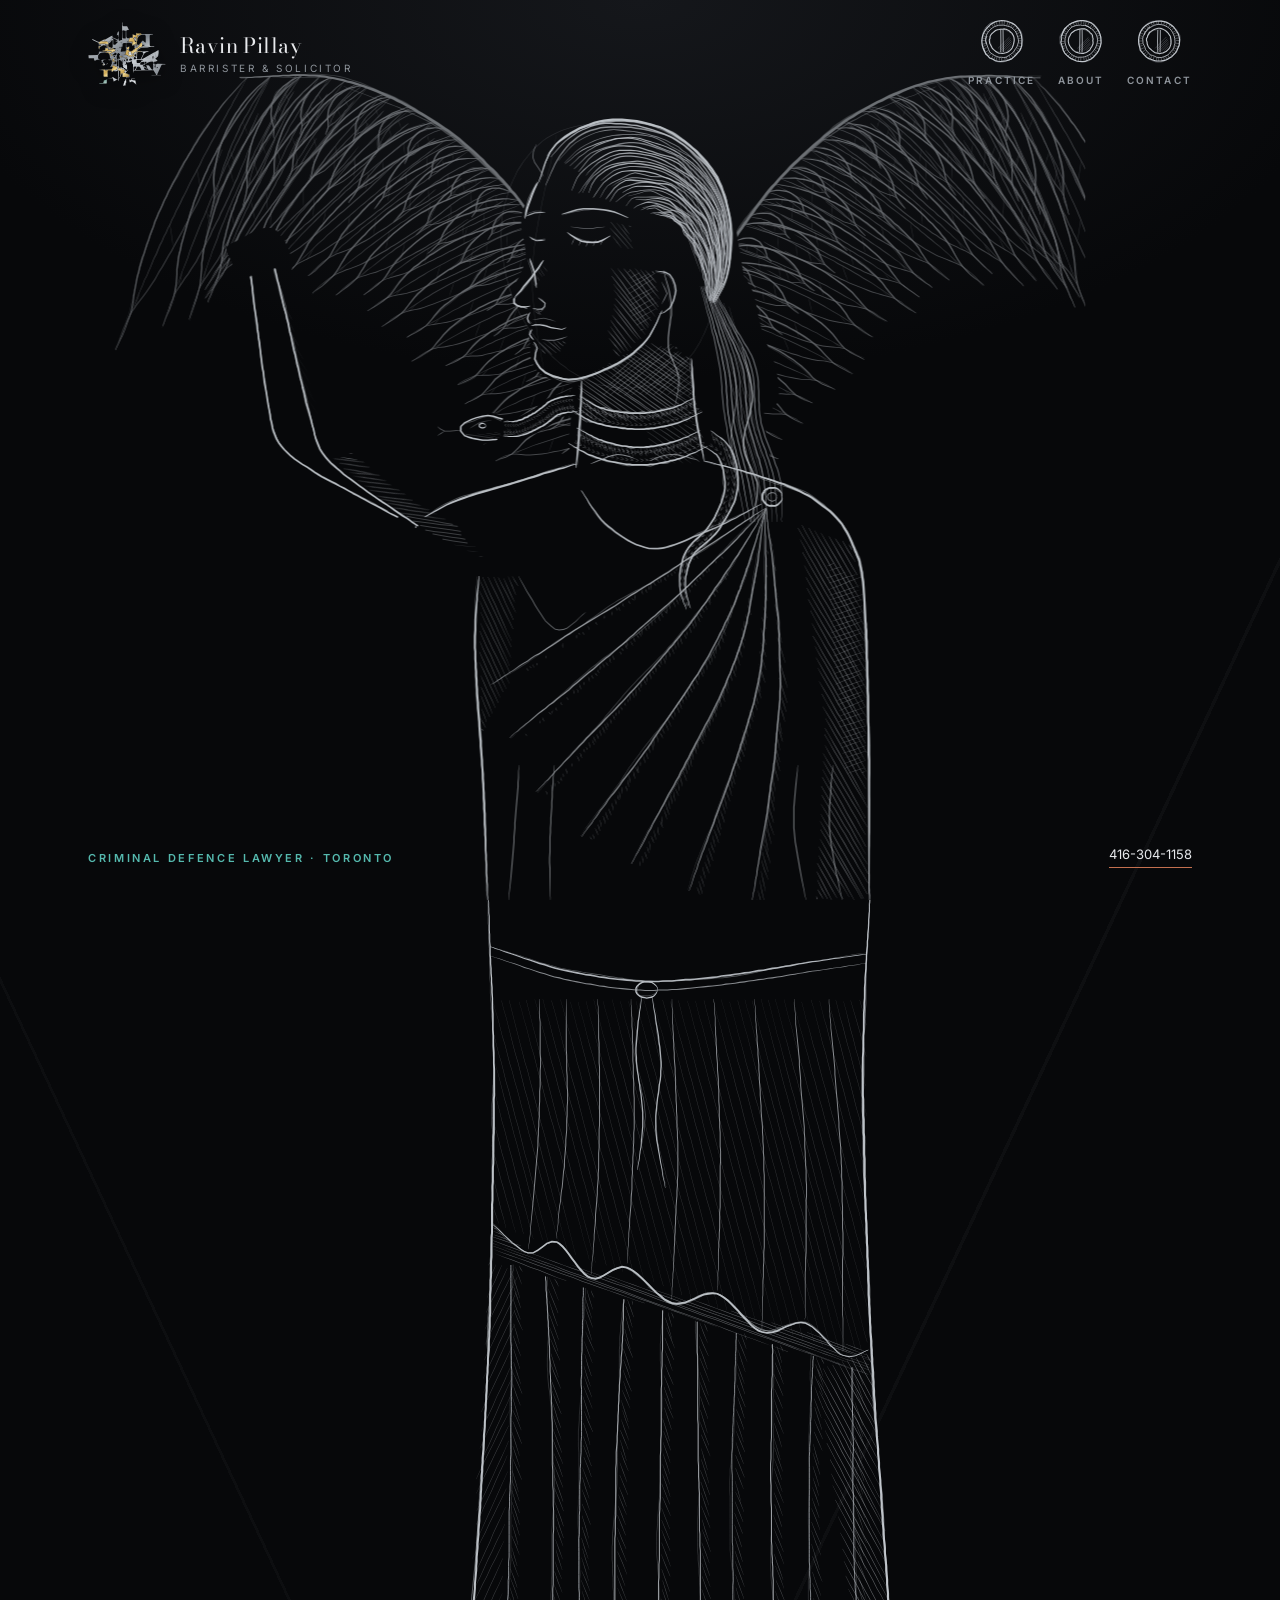
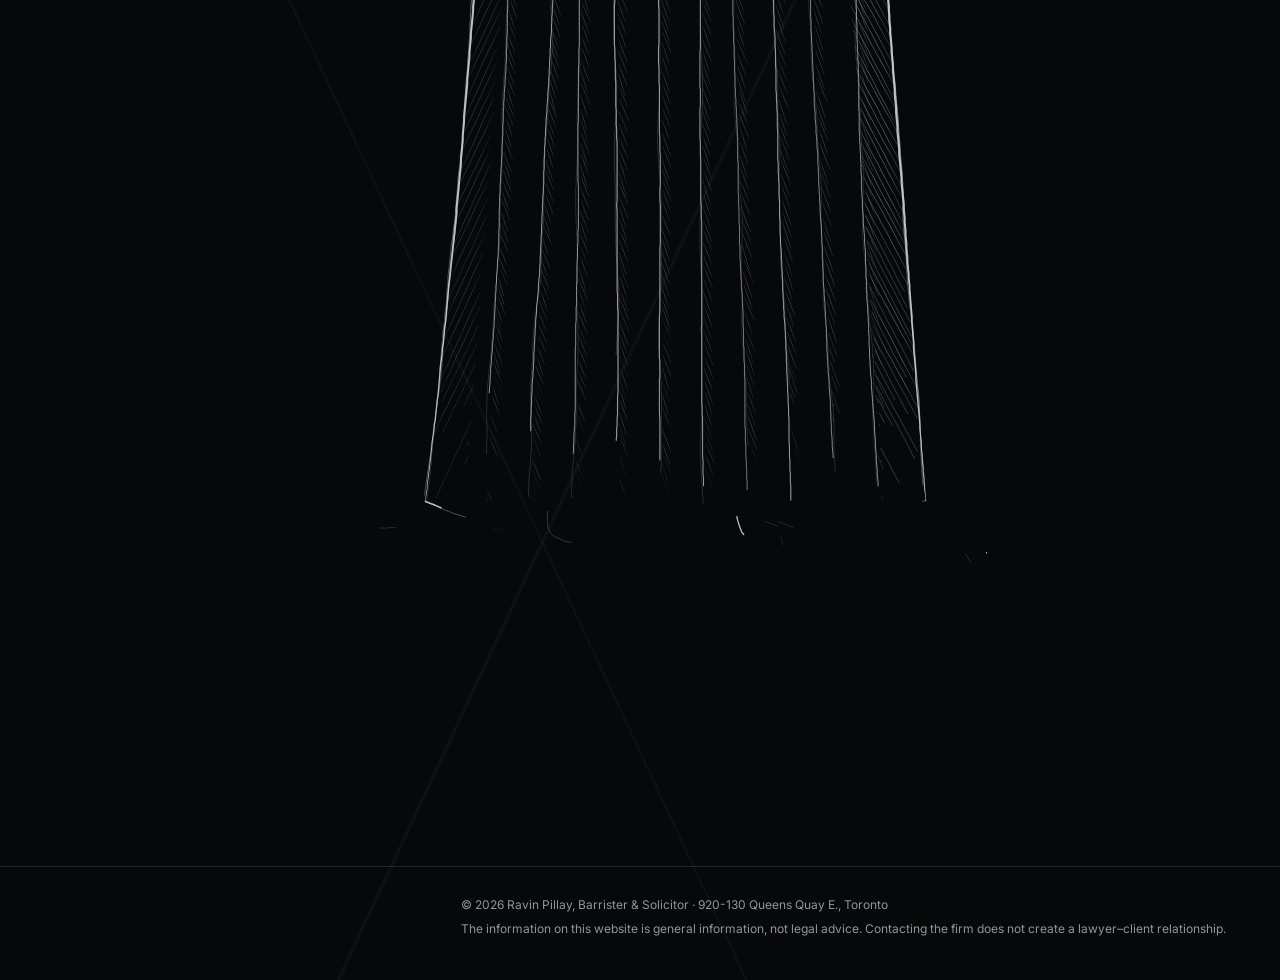
<file: index.html>
<!doctype html>
<html lang="en" class="is-home">
<head>
  <meta charset="utf-8">
  <meta name="viewport" content="width=device-width, initial-scale=1">
  <title>Ravin Pillay Law | Toronto Criminal Defence Lawyer</title>
  <meta name="description" content="Ravin Pillay, Barrister & Solicitor, is a Toronto criminal defence lawyer on Queens Quay East.">
  <meta name="theme-color" content="#07080a">
  <link rel="icon" href="assets/logo.svg" type="image/svg+xml">
  <link rel="preconnect" href="https://fonts.googleapis.com">
  <link rel="preconnect" href="https://fonts.gstatic.com" crossorigin>
  <link href="https://fonts.googleapis.com/css2?family=Bodoni+Moda:opsz,wght@6..96,400;6..96,500&family=Inter:wght@400;500;600&display=swap" rel="stylesheet">
  <link rel="stylesheet" href="assets/styles.css?v=2026-11-08a">
  <script>
    try {
      // Refreshing the browser always brings the visitor back to the home page
      // (a reload we trigger ourselves after the Back button is the exception).
      var nav = performance.getEntriesByType && performance.getEntriesByType('navigation')[0];
      var reloaded = nav ? nav.type === 'reload' : performance.navigation && performance.navigation.type === 1;
      var ours = sessionStorage.getItem('bfReload');
      sessionStorage.removeItem('bfReload');
      if (reloaded && !ours && !/(^|\/)(index\.html)?$/.test(location.pathname)) location.replace('index.html?v=2026-11-08a');
    } catch (e) {}
    // Info pages: keep the text hidden until assets/type.js types it in.
    if (!/is-home/.test(document.documentElement.className) && !matchMedia('(prefers-reduced-motion: reduce)').matches)
      document.documentElement.classList.add('typing');
    // Which kind of page we came from, so Lady Justice knows whether to be re-drawn.
    try {
      var from = sessionStorage.getItem('navFrom');
      if (from) document.documentElement.classList.add('from-' + from);
      sessionStorage.removeItem('navFrom');
    } catch (e) {}
  </script>
</head>
<body>

  <header class="site-header">
    <div class="wrap">
      <a class="brand" href="index.html?v=2026-11-08a" aria-label="Ravin Pillay Law, home">
        <img src="assets/logo.svg" alt="" width="190" height="157">
        <span class="brand-text"><b>Ravin Pillay</b><small>Barrister &amp; Solicitor</small></span>
      </a>
      <nav class="knobs" aria-label="Main">
        <a class="knob" href="practice.html?v=2026-11-08a"><span class="dial" aria-hidden="true"><svg class="knob-sketch" viewBox="-25 -25 50 50" fill="none" stroke="currentColor" stroke-linecap="round" stroke-linejoin="round"><path d="M-17.25,14.24 L-18.93,11.61 L-20.19,8.77 L-21.11,5.84 L-21.67,2.82 L-21.96,-0.23 L-21.62,-3.28 L-20.89,-6.25 L-19.74,-9.08 L-18.21,-11.70 L-16.37,-14.11 L-14.19,-16.20 L-11.99,-18.32 L-9.31,-19.83 L-6.54,-21.22 L-3.48,-21.72 L-0.41,-22.12 L2.69,-22.01 L5.74,-21.43 L8.64,-20.35 L11.53,-19.16 L14.20,-17.49 L16.31,-15.15 L18.33,-12.77 L19.83,-10.03 L20.87,-7.11 L21.35,-4.07 L21.72,-1.04 L21.54,1.99 L21.42,5.07 L20.48,8.00 L19.06,10.72 L16.92,12.94 L14.97,15.19 L12.82,17.30 L10.55,19.42 L7.64,20.45 L4.74,21.46 L1.70,21.89 L-1.40,22.29 L-4.53,22.01 L-7.59,21.25 L-10.28,19.60 L-13.31,18.51 L-15.35,16.04 L-17.85,14.06 L-18.77,10.92 L-20.22,8.24 L-21.20,5.34" stroke-width="1.3" stroke-opacity="0.95"/><path d="M-17.74,-14.62 L-15.33,-16.80 L-12.68,-18.61 L-9.87,-20.10 L-6.90,-21.19 L-3.84,-21.94 L-0.70,-22.14 L2.41,-21.83 L5.43,-21.12 L8.31,-20.04 L11.17,-18.86 L13.88,-17.29 L16.51,-15.47 L18.85,-13.21 L20.74,-10.52 L21.78,-7.41 L22.36,-4.21 L22.65,-1.01 L22.13,2.15 L21.82,5.31 L20.78,8.31 L19.21,11.05 L17.44,13.63 L15.05,15.65 L12.74,17.69 L10.15,19.39 L7.39,20.84 L4.44,21.98 L1.31,22.81 L-1.95,23.16 L-5.16,22.47 L-8.17,21.23 L-11.01,19.74 L-13.79,18.12 L-16.00,15.79 L-18.06,13.36 L-19.54,10.56 L-20.87,7.71 L-21.67,4.67 L-22.01,1.55 L-21.32,-1.52 L-21.25,-4.59 L-21.08,-7.80 L-19.91,-10.77 L-18.59,-13.77 L-16.23,-16.04 L-14.10,-18.54 L-11.36,-20.39 L-7.94,-20.67" stroke-width="0.6" stroke-opacity="0.45"/><path d="M18.56,-0.25 L21.26,-0.28 M18.75,2.20 L20.96,2.46 M18.02,5.47 L20.22,6.14 M16.77,7.80 L19.53,9.08 M15.87,9.93 L18.26,11.42 M13.97,12.59 L16.05,14.46 M12.28,13.80 L14.06,15.81 M10.32,15.70 L11.75,17.87 M7.88,16.56 L9.24,19.41 M4.87,17.80 L5.65,20.68 M3.04,18.31 L3.49,21.04 M-0.33,18.89 L-0.37,21.23 M-2.76,18.49 L-3.18,21.30 M-5.51,17.83 L-6.38,20.67 M-7.58,17.23 L-8.59,19.54 M-9.72,15.88 L-11.08,18.10 M-12.31,14.06 L-14.04,16.04 M-13.91,12.59 L-15.67,14.18 M-15.43,10.47 L-17.65,11.97 M-16.84,7.29 L-19.50,8.45 M-18.05,5.03 L-20.75,5.78 M-18.25,2.92 L-20.90,3.34 M-18.78,-0.43 L-21.60,-0.49 M-18.22,-2.75 L-21.04,-3.17 M-18.19,-4.96 L-20.37,-5.56 M-17.02,-7.33 L-19.42,-8.36 M-15.43,-10.06 L-17.97,-11.72 M-14.05,-11.85 L-16.25,-13.71 M-12.47,-13.98 L-14.22,-15.95 M-9.74,-15.98 L-11.01,-18.06 M-7.62,-16.65 L-8.98,-19.61 M-5.44,-17.97 L-6.21,-20.51 M-2.36,-18.52 L-2.74,-21.49 M0.12,-18.48 L0.14,-21.40 M2.31,-18.22 L2.72,-21.50 M5.42,-17.54 L6.37,-20.62 M7.36,-16.89 L8.49,-19.48 M10.00,-15.76 L11.33,-17.87 M11.73,-14.16 L13.73,-16.57 M14.09,-12.07 L16.22,-13.89 M15.46,-9.92 L17.89,-11.48 M16.77,-8.11 L19.07,-9.22 M17.87,-5.13 L20.49,-5.88 M18.65,-2.71 L21.10,-3.07" stroke-width=".55" stroke-opacity=".7"/><path d="M-17.14,3.19 L-17.60,0.75 L-17.75,-1.75 L-17.51,-4.27 L-16.76,-6.69 L-15.57,-8.93 L-14.00,-10.91 L-12.27,-12.71 L-10.34,-14.27 L-8.23,-15.58 L-5.91,-16.45 L-3.55,-17.13 L-1.09,-17.18 L1.34,-17.25 L3.73,-16.80 L6.07,-16.15 L8.48,-15.51 L10.75,-14.38 L12.54,-12.61 L14.36,-10.86 L15.53,-8.61 L16.48,-6.30 L17.25,-3.94 L17.83,-1.49 L17.92,1.03 L17.18,3.45 L16.44,5.80 L15.14,7.89 L13.76,9.85 L12.59,12.02 L10.62,13.47 L8.72,15.00 L6.62,16.30 L4.40,17.61 L1.88,18.00 L-0.66,17.72 L-3.18,17.69 L-5.56,16.85 L-7.86,15.87 L-9.95,14.52 L-12.15,13.26 L-13.68,11.24 L-14.62,8.90 L-15.47,6.65 L-16.30,4.42 L-16.91,2.11 L-17.88,-0.30 L-17.47,-2.78 L-16.51,-5.08" stroke-width="1" stroke-opacity="0.85"/><path d="M7.39,-11.37 L8.92,-10.23 L10.31,-8.92 L11.51,-7.42 L12.44,-5.74 L13.02,-3.91 L13.27,-2.02 L13.23,-0.14 L12.83,1.68 L12.51,3.47 L11.96,5.21 L11.29,6.94 L10.37,8.60 L9.10,10.00 L7.62,11.20 L6.00,12.20 L4.21,12.84 L2.36,13.25 L0.48,13.57 L-1.41,13.39 L-3.31,13.21 L-5.07,12.47 L-6.67,11.48 L-8.02,10.18 L-9.44,9.03 L-10.68,7.67 L-11.53,6.03 L-12.38,4.40 L-13.37,2.73 L-13.63,0.83 L-13.86,-1.11 L-12.97,-2.91 L-13.01,-4.91 L-12.14,-6.66 L-10.94,-8.18 L-9.41,-9.36 L-8.02,-10.60 L-6.52,-11.72 L-4.72,-12.28 L-2.85,-12.40 L-1.09,-12.75 L0.70,-12.82 L2.60,-13.16 L4.46,-12.77 L6.13,-11.87 L7.91,-11.15 L9.08,-9.60 L10.73,-8.55 L11.70,-6.89" stroke-width="1.15" stroke-opacity="0.95"/><path d="M-9.74,8.19 L-10.78,6.70 L-11.51,5.05 L-12.05,3.35 L-12.46,1.60 L-12.78,-0.19 L-12.97,-2.06 L-12.91,-4.00 L-12.25,-5.82 L-11.19,-7.43 L-9.97,-8.90 L-8.57,-10.20 L-7.03,-11.32 L-5.30,-12.09 L-3.56,-12.84 L-1.68,-13.13 L0.20,-12.82 L2.00,-12.50 L3.67,-11.80 L5.26,-11.05 L6.89,-10.36 L8.61,-9.63 L9.84,-8.26 L11.00,-6.83 L11.91,-5.21 L12.54,-3.46 L13.03,-1.66 L13.18,0.21 L13.33,2.14 L12.83,3.99 L11.95,5.70 L11.23,7.48 L9.70,8.69 L8.18,9.76 L6.56,10.59 L5.03,11.52 L3.35,12.14 L1.59,12.55 L-0.21,12.56 L-1.91,11.89 L-3.72,11.91 L-5.51,11.54 L-7.32,10.98 L-8.74,9.75 L-10.26,8.58 L-11.63,7.20 L-12.13,5.29 L-12.42,3.42 L-13.25,1.67" stroke-width="0.5" stroke-opacity="0.4"/><path d="M-1.34,-11.60 L-1.21,0.00 L-1.31,11.60" stroke-width="0.95" stroke-opacity="0.9"/><path d="M1.13,-11.60 L1.29,0.00 L1.35,11.60" stroke-width="0.95" stroke-opacity="0.9"/><path d="M-4.11,7.77 L7.77,-3.93 M-2.29,8.70 L8.70,-2.56 M-0.63,9.48 L9.48,-0.82 M0.91,10.06 L10.06,0.84 M3.00,10.35 L10.35,3.16 M6.03,9.98 L9.98,6.15" stroke-width=".45" stroke-opacity=".55"/></svg></span><span class="knob-label">Practice</span></a>
        <a class="knob" href="about.html?v=2026-11-08a"><span class="dial" aria-hidden="true"><svg class="knob-sketch" viewBox="-25 -25 50 50" fill="none" stroke="currentColor" stroke-linecap="round" stroke-linejoin="round"><path d="M-20.91,-5.60 L-19.92,-8.50 L-18.58,-11.27 L-16.88,-13.84 L-14.80,-16.14 L-12.36,-18.05 L-9.65,-19.55 L-6.80,-20.73 L-3.83,-21.61 L-0.74,-22.06 L2.40,-22.13 L5.53,-21.65 L8.54,-20.67 L11.45,-19.40 L13.90,-17.36 L16.08,-15.11 L17.98,-12.63 L19.59,-9.96 L20.70,-7.06 L21.53,-4.08 L21.66,-0.98 L21.84,2.11 L21.16,5.13 L20.11,8.03 L18.94,10.88 L17.17,13.41 L15.05,15.65 L12.97,18.02 L10.41,19.89 L7.43,20.96 L4.48,22.20 L1.28,22.32 L-1.87,22.09 L-5.00,21.73 L-7.86,20.38 L-10.73,19.19 L-13.20,17.32 L-15.59,15.35 L-17.79,13.14 L-19.20,10.35 L-19.98,7.35 L-20.97,4.49 L-21.94,1.52 L-21.28,-1.55 L-21.61,-4.71 L-20.53,-7.64 L-19.31,-10.49 L-17.85,-13.28 L-15.54,-15.41" stroke-width="1.3" stroke-opacity="0.95"/><path d="M-10.15,-19.63 L-7.37,-20.84 L-4.43,-21.63 L-1.43,-22.10 L1.62,-22.24 L4.71,-22.06 L7.83,-21.60 L10.78,-20.44 L13.51,-18.80 L15.83,-16.65 L17.76,-14.15 L19.11,-11.33 L20.25,-8.51 L21.30,-5.67 L21.78,-2.69 L22.15,0.33 L21.72,3.33 L21.08,6.29 L20.02,9.11 L18.59,11.78 L16.93,14.33 L15.19,16.94 L12.75,18.90 L10.13,20.66 L7.29,22.14 L4.14,22.63 L0.97,22.46 L-2.10,22.24 L-5.05,21.42 L-8.03,20.74 L-10.83,19.50 L-13.26,17.65 L-15.62,15.73 L-17.22,13.13 L-19.17,10.82 L-20.41,8.07 L-21.71,5.29 L-23.01,2.34 L-23.02,-0.83 L-23.22,-4.07 L-22.08,-7.10 L-20.27,-9.76 L-18.48,-12.27 L-16.55,-14.62 L-14.46,-16.84 L-12.08,-18.77 L-9.30,-20.04 L-6.33,-20.68 L-3.54,-22.02" stroke-width="0.6" stroke-opacity="0.45"/><path d="M18.52,-0.33 L21.65,-0.39 M18.23,2.47 L21.08,2.85 M17.79,5.04 L20.83,5.90 M17.07,7.51 L19.69,8.66 M15.36,9.99 L17.98,11.69 M14.50,11.92 L16.36,13.45 M12.07,14.49 L13.79,16.56 M9.84,15.97 L11.33,18.39 M7.52,16.96 L8.78,19.80 M5.33,18.11 L6.03,20.50 M2.99,18.29 L3.50,21.39 M-0.19,18.45 L-0.23,21.70 M-2.51,18.38 L-2.91,21.28 M-5.40,17.83 L-6.16,20.35 M-7.95,16.51 L-9.25,19.22 M-9.91,15.60 L-11.32,17.82 M-12.04,14.06 L-13.88,16.20 M-13.91,12.39 L-15.85,14.11 M-15.94,9.97 L-18.20,11.38 M-17.30,7.46 L-19.70,8.49 M-17.61,5.24 L-20.76,6.18 M-18.62,2.62 L-21.45,3.02 M-18.56,0.47 L-21.27,0.54 M-18.45,-3.10 L-20.95,-3.52 M-17.66,-5.59 L-20.53,-6.49 M-16.51,-7.98 L-19.01,-9.19 M-15.98,-9.95 L-18.42,-11.47 M-14.11,-11.87 L-16.35,-13.75 M-12.16,-13.90 L-14.15,-16.18 M-10.08,-15.37 L-11.81,-18.01 M-7.26,-17.04 L-8.38,-19.69 M-4.98,-18.23 L-5.62,-20.57 M-2.88,-18.27 L-3.31,-20.95 M0.24,-18.86 L0.27,-21.47 M2.89,-18.53 L3.29,-21.03 M4.86,-17.96 L5.56,-20.55 M7.48,-17.29 L8.54,-19.74 M10.48,-15.43 L11.94,-17.58 M12.27,-13.90 L14.15,-16.03 M13.59,-12.34 L15.93,-14.46 M15.75,-9.59 L18.38,-11.20 M17.11,-7.63 L19.37,-8.63 M17.83,-5.40 L20.39,-6.17 M18.11,-2.99 L21.37,-3.53" stroke-width=".55" stroke-opacity=".7"/><path d="M4.93,-16.70 L7.22,-15.93 L9.37,-14.80 L11.33,-13.37 L13.13,-11.72 L14.69,-9.84 L16.07,-7.79 L17.15,-5.54 L17.77,-3.12 L17.98,-0.63 L17.63,1.84 L16.99,4.20 L16.17,6.48 L15.04,8.61 L13.57,10.50 L12.20,12.50 L10.32,14.03 L8.30,15.35 L6.10,16.37 L3.81,17.20 L1.40,17.58 L-1.05,17.58 L-3.56,17.73 L-5.93,16.91 L-8.18,15.86 L-10.29,14.57 L-12.09,12.89 L-13.77,11.10 L-15.05,9.02 L-15.86,6.73 L-16.68,4.48 L-17.33,2.15 L-17.42,-0.27 L-17.27,-2.68 L-16.63,-5.01 L-16.12,-7.43 L-14.69,-9.43 L-13.51,-11.59 L-11.69,-13.25 L-10.07,-15.24 L-7.65,-16.03 L-5.35,-16.92 L-2.88,-17.02 L-0.50,-17.39 L1.85,-16.77 L4.35,-17.14 L6.57,-16.11 L8.70,-14.97 L10.64,-13.57" stroke-width="1" stroke-opacity="0.85"/><path d="M-1.80,13.14 L-3.58,12.74 L-5.31,12.16 L-6.90,11.28 L-8.36,10.19 L-9.63,8.90 L-10.73,7.48 L-11.79,6.00 L-12.78,4.42 L-13.38,2.65 L-13.82,0.80 L-13.76,-1.10 L-13.37,-2.95 L-12.77,-4.74 L-11.79,-6.33 L-10.98,-8.01 L-9.63,-9.30 L-8.12,-10.36 L-6.65,-11.41 L-4.93,-12.00 L-3.21,-12.46 L-1.48,-12.89 L0.31,-13.15 L2.14,-13.20 L4.06,-13.19 L5.85,-12.54 L7.35,-11.37 L8.91,-10.33 L10.02,-8.82 L11.60,-7.66 L12.52,-5.99 L12.70,-4.05 L13.20,-2.28 L12.79,-0.43 L13.12,1.37 L13.02,3.21 L12.26,4.89 L11.49,6.54 L10.37,7.96 L9.65,9.79 L8.08,10.85 L6.55,11.90 L4.92,12.86 L3.11,13.42 L1.21,13.45 L-0.64,13.34 L-2.47,13.19 L-4.07,12.15 L-5.89,11.87" stroke-width="1.15" stroke-opacity="0.95"/><path d="M-3.99,-12.83 L-2.23,-13.33 L-0.40,-13.45 L1.41,-13.16 L3.09,-12.48 L4.68,-11.76 L6.17,-10.91 L7.64,-10.03 L8.95,-8.92 L10.11,-7.65 L10.99,-6.17 L11.72,-4.63 L12.19,-2.98 L12.79,-1.33 L13.11,0.42 L13.18,2.24 L12.89,4.05 L12.22,5.76 L11.34,7.37 L10.09,8.71 L8.81,10.00 L7.47,11.24 L5.87,12.14 L4.11,12.65 L2.33,12.97 L0.54,12.85 L-1.15,12.21 L-2.80,11.96 L-4.54,11.85 L-6.07,11.06 L-7.54,10.17 L-8.92,9.13 L-9.85,7.66 L-10.83,6.27 L-12.30,5.04 L-13.04,3.36 L-13.22,1.55 L-13.35,-0.26 L-13.50,-2.12 L-13.11,-3.94 L-11.71,-5.34 L-11.16,-7.06 L-10.27,-8.65 L-8.71,-9.64 L-7.33,-10.74 L-5.72,-11.46 L-4.05,-11.96 L-2.42,-12.53 L-0.66,-12.03" stroke-width="0.5" stroke-opacity="0.4"/><path d="M-1.18,-11.60 L-1.30,0.00 L-1.49,11.60" stroke-width="0.95" stroke-opacity="0.9"/><path d="M1.24,-11.60 L1.37,0.00 L1.14,11.60" stroke-width="0.95" stroke-opacity="0.9"/><path d="M-3.68,7.77 L7.77,-3.60 M-2.53,8.70 L8.70,-2.24 M-0.72,9.48 L9.48,-1.04 M0.96,10.06 L10.06,1.40 M3.47,10.35 L10.35,3.18 M5.93,9.98 L9.98,6.39" stroke-width=".45" stroke-opacity=".55"/></svg></span><span class="knob-label">About</span></a>
        <a class="knob" href="contact.html?v=2026-11-08a"><span class="dial" aria-hidden="true"><svg class="knob-sketch" viewBox="-25 -25 50 50" fill="none" stroke="currentColor" stroke-linecap="round" stroke-linejoin="round"><path d="M-21.43,5.16 L-21.95,2.17 L-22.08,-0.86 L-21.87,-3.90 L-21.21,-6.89 L-20.10,-9.75 L-18.60,-12.44 L-16.70,-14.85 L-14.41,-16.89 L-11.85,-18.53 L-9.13,-19.85 L-6.29,-20.79 L-3.37,-21.42 L-0.40,-21.71 L2.58,-21.59 L5.51,-21.01 L8.42,-20.24 L11.07,-18.83 L13.49,-17.05 L15.88,-15.22 L17.66,-12.78 L19.40,-10.32 L20.98,-7.69 L21.87,-4.75 L22.34,-1.71 L22.21,1.36 L21.98,4.43 L20.69,7.24 L19.52,10.02 L18.11,12.70 L15.95,14.84 L13.92,17.07 L11.24,18.48 L8.70,20.08 L5.88,21.15 L2.92,21.67 L-0.08,21.73 L-3.09,21.73 L-5.98,20.87 L-8.79,19.88 L-11.69,18.90 L-14.10,17.03 L-16.24,14.88 L-18.20,12.57 L-20.33,10.24 L-20.91,7.14 L-21.74,4.21 L-22.13,1.19 L-22.19,-1.86" stroke-width="1.3" stroke-opacity="0.95"/><path d="M13.11,17.60 L10.63,19.29 L8.00,20.83 L5.18,22.14 L2.14,22.94 L-1.01,23.09 L-4.14,22.64 L-7.07,21.49 L-9.89,20.24 L-12.50,18.61 L-15.01,16.83 L-17.00,14.49 L-18.53,11.85 L-19.65,9.06 L-20.75,6.31 L-21.61,3.45 L-22.07,0.47 L-22.31,-2.59 L-21.87,-5.64 L-21.11,-8.66 L-19.67,-11.42 L-18.04,-14.08 L-15.86,-16.32 L-13.50,-18.36 L-10.92,-20.12 L-8.00,-21.23 L-4.92,-21.66 L-1.90,-21.85 L1.10,-21.98 L4.04,-21.35 L7.10,-21.16 L9.75,-19.64 L12.54,-18.42 L15.09,-16.71 L17.09,-14.38 L19.42,-12.24 L20.69,-9.38 L22.58,-6.71 L23.15,-3.55 L23.12,-0.35 L22.29,2.73 L21.91,5.79 L20.35,8.49 L19.47,11.47 L17.53,13.87 L15.08,15.71 L12.59,17.35 L10.37,19.40 L7.52,20.34" stroke-width="0.6" stroke-opacity="0.45"/><path d="M18.86,-0.46 L21.62,-0.53 M18.68,2.39 L21.34,2.73 M17.87,5.26 L20.66,6.08 M16.97,7.70 L19.69,8.93 M15.58,9.72 L17.98,11.22 M14.23,11.77 L16.53,13.67 M12.49,14.04 L14.28,16.05 M9.65,15.65 L11.36,18.42 M7.28,16.90 L8.46,19.63 M5.09,17.59 L5.92,20.46 M2.35,18.34 L2.75,21.42 M-0.34,18.71 L-0.39,21.53 M-2.44,18.51 L-2.82,21.39 M-5.47,17.57 L-6.35,20.42 M-8.16,16.96 L-9.29,19.31 M-9.78,15.99 L-11.17,18.27 M-12.36,13.74 L-14.51,16.13 M-13.94,12.20 L-16.23,14.20 M-15.69,10.37 L-17.91,11.84 M-16.83,7.53 L-19.81,8.86 M-18.20,4.94 L-20.73,5.63 M-18.37,2.84 L-21.39,3.31 M-18.68,-0.01 L-21.31,-0.01 M-18.35,-2.90 L-20.87,-3.29 M-18.14,-5.11 L-20.78,-5.85 M-16.88,-7.46 L-19.60,-8.66 M-15.74,-10.20 L-17.96,-11.65 M-13.87,-12.58 L-16.05,-14.56 M-11.92,-14.36 L-13.72,-16.54 M-10.25,-15.59 L-11.72,-17.83 M-7.30,-17.01 L-8.34,-19.44 M-5.35,-17.84 L-6.17,-20.58 M-2.22,-18.58 L-2.57,-21.47 M-0.47,-18.41 L-0.54,-21.27 M2.57,-18.49 L2.97,-21.36 M5.27,-18.03 L6.08,-20.80 M7.55,-16.72 L8.82,-19.52 M10.51,-15.47 L12.01,-17.68 M12.14,-14.10 L14.08,-16.35 M14.05,-12.31 L16.32,-14.30 M15.62,-9.65 L18.35,-11.34 M16.63,-7.94 L19.41,-9.27 M17.97,-5.52 L20.21,-6.21 M18.19,-2.81 L21.02,-3.25" stroke-width=".55" stroke-opacity=".7"/><path d="M-15.90,-7.07 L-14.77,-9.29 L-13.29,-11.29 L-11.52,-13.04 L-9.55,-14.56 L-7.45,-15.92 L-5.16,-17.00 L-2.72,-17.77 L-0.16,-18.03 L2.40,-17.78 L4.89,-17.22 L7.25,-16.24 L9.48,-15.03 L11.56,-13.57 L13.26,-11.68 L14.60,-9.55 L15.71,-7.32 L16.63,-5.02 L17.09,-2.59 L17.34,-0.13 L17.41,2.37 L16.68,4.76 L16.14,7.23 L14.94,9.45 L13.20,11.28 L11.60,13.20 L9.77,14.99 L7.50,16.14 L5.16,17.15 L2.69,17.92 L0.11,17.89 L-2.44,17.74 L-4.76,16.58 L-7.05,15.68 L-9.57,15.08 L-11.25,13.13 L-12.91,11.31 L-14.61,9.50 L-15.24,7.05 L-16.17,4.84 L-17.42,2.59 L-17.51,0.08 L-17.75,-2.47 L-17.23,-4.97 L-15.95,-7.20 L-15.24,-9.70 L-13.38,-11.49 L-12.06,-13.81 L-9.81,-15.13" stroke-width="1" stroke-opacity="0.85"/><path d="M-11.57,-6.83 L-10.62,-8.44 L-9.36,-9.82 L-7.91,-11.01 L-6.32,-12.00 L-4.61,-12.75 L-2.84,-13.42 L-0.97,-13.77 L0.93,-13.77 L2.81,-13.43 L4.53,-12.66 L6.20,-11.84 L7.61,-10.65 L9.00,-9.50 L10.29,-8.22 L11.21,-6.66 L12.28,-5.16 L12.70,-3.38 L13.01,-1.59 L13.11,0.22 L13.10,2.04 L12.85,3.87 L12.22,5.62 L11.54,7.38 L10.44,8.92 L9.02,10.17 L7.67,11.52 L5.88,12.20 L4.21,13.09 L2.31,13.22 L0.48,13.78 L-1.37,13.16 L-3.20,12.98 L-4.98,12.48 L-6.38,11.20 L-7.79,10.13 L-9.09,8.94 L-10.50,7.80 L-11.53,6.31 L-12.27,4.65 L-12.82,2.92 L-12.94,1.12 L-13.69,-0.71 L-13.60,-2.62 L-12.55,-4.27 L-12.24,-6.16 L-11.17,-7.72 L-10.47,-9.62 L-8.52,-10.33" stroke-width="1.15" stroke-opacity="0.95"/><path d="M12.01,-3.59 L12.36,-1.85 L12.63,-0.08 L12.73,1.73 L12.70,3.61 L12.34,5.50 L11.51,7.23 L10.39,8.80 L8.93,10.05 L7.26,10.97 L5.62,11.86 L3.86,12.43 L2.04,12.75 L0.22,12.80 L-1.58,12.57 L-3.38,12.38 L-5.02,11.61 L-6.59,10.74 L-7.95,9.59 L-9.52,8.64 L-10.74,7.27 L-12.07,5.88 L-13.01,4.19 L-13.41,2.30 L-13.48,0.37 L-13.08,-1.50 L-12.84,-3.36 L-12.18,-5.12 L-11.16,-6.68 L-10.16,-8.24 L-8.84,-9.54 L-7.18,-10.37 L-5.77,-11.53 L-3.89,-11.65 L-2.25,-12.33 L-0.47,-12.32 L1.32,-12.72 L3.28,-13.08 L5.08,-12.45 L6.95,-11.90 L8.68,-10.94 L9.65,-9.13 L10.50,-7.44 L11.97,-6.15 L12.63,-4.36 L12.42,-2.40 L13.15,-0.64 L12.51,1.17 L12.72,3.04" stroke-width="0.5" stroke-opacity="0.4"/><path d="M-1.31,-11.60 L-1.57,0.00 L-1.36,11.60" stroke-width="0.95" stroke-opacity="0.9"/><path d="M1.46,-11.60 L1.39,0.00 L1.14,11.60" stroke-width="0.95" stroke-opacity="0.9"/><path d="M-3.93,7.77 L7.77,-4.10 M-1.98,8.70 L8.70,-2.14 M-0.76,9.48 L9.48,-1.01 M1.03,10.06 L10.06,1.25 M3.44,10.35 L10.35,3.13 M6.07,9.98 L9.98,6.24" stroke-width=".45" stroke-opacity=".55"/></svg></span><span class="knob-label">Contact</span></a>
      </nav>
    </div>
  </header>

  <main>
    <section class="home-hero">
      <!-- Drawn by assets/lady-justice.js from data generated by tools/lady_justice_sketch.py -->
      <div class="art" data-lady-justice>
        <noscript><img src="assets/lady-justice.svg" alt="Sketch of winged, blindfolded Lady Justice holding the scales"></noscript>
      </div>
      <div class="home-foot">
        <div class="wrap">
          <p class="label">Criminal Defence Lawyer &middot; Toronto</p>
          <a href="tel:+14163041158">416-304-1158</a>
        </div>
      </div>
    </section>
    <!-- The rest of the statue is drawn here as the visitor scrolls; the inscription sits on the pedestal. -->
    <section class="statue-lower" data-lady-justice-lower>
      <blockquote class="inscription" data-inscription>
        <button type="button" class="inscription-toggle" aria-pressed="false" title="Tap for the English translation">
          <span class="words latin" lang="la"><span class="steel-ink">&ldquo;Actus non facit reum nisi mens sit rea.&rdquo;</span><span class="gold-ink" aria-hidden="true">&ldquo;Actus non facit reum nisi mens sit rea.&rdquo;</span></span>
          <span class="words english" lang="en" aria-hidden="true"><span class="steel-ink">&ldquo;The act does not make a person guilty unless the mind is also guilty.&rdquo;</span><span class="gold-ink" aria-hidden="true">&ldquo;The act does not make a person guilty unless the mind is also guilty.&rdquo;</span></span>
        </button>
      </blockquote>
    </section>
  </main>

  <footer class="site-foot">
    <div class="wrap">
      <p>&copy; 2026 Ravin Pillay, Barrister &amp; Solicitor &middot; 920-130 Queens Quay E., Toronto</p>
      <p>The information on this website is general information, not legal advice. Contacting the firm does not create a lawyer–client relationship.</p>
    </div>
  </footer>

  <script src="assets/site.js?v=2026-11-08a"></script>
  <script src="assets/lady-justice-data.js?v=2026-11-08a"></script>
  <script src="assets/lady-justice.js?v=2026-11-08a"></script>
</body>
</html>
</file>
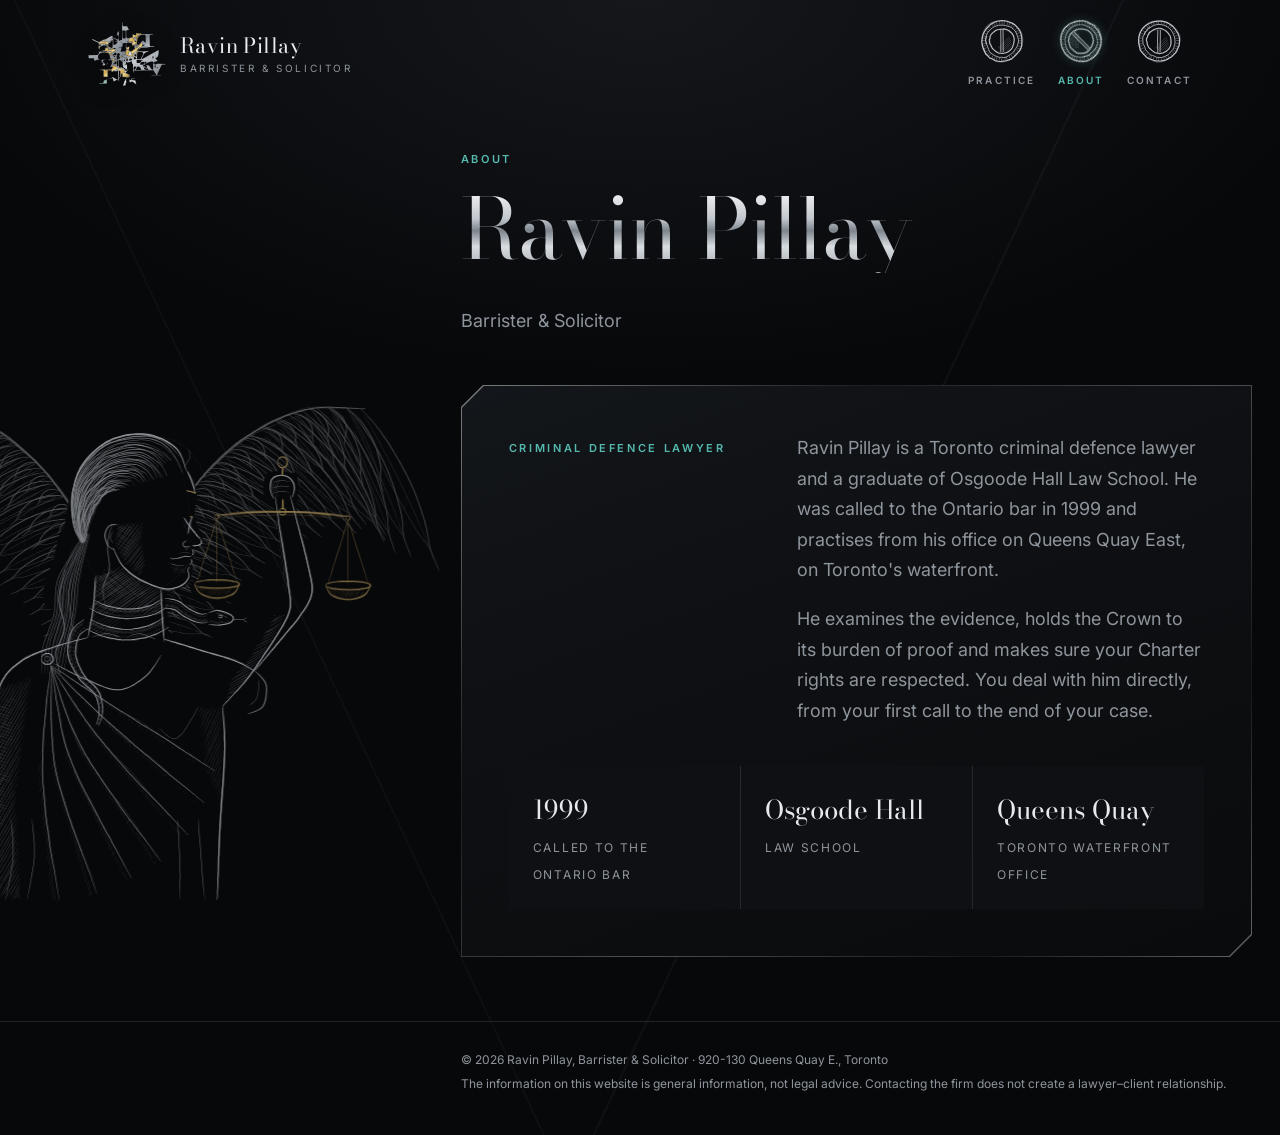
<file: about.html>
<!doctype html>
<html lang="en">
<head>
  <meta charset="utf-8">
  <meta name="viewport" content="width=device-width, initial-scale=1">
  <title>About | Ravin Pillay Law</title>
  <meta name="description" content="Ravin Pillay is a Toronto criminal defence lawyer, called to the Ontario bar in 1999.">
  <meta name="theme-color" content="#07080a">
  <link rel="icon" href="assets/logo.svg" type="image/svg+xml">
  <link rel="preconnect" href="https://fonts.googleapis.com">
  <link rel="preconnect" href="https://fonts.gstatic.com" crossorigin>
  <link href="https://fonts.googleapis.com/css2?family=Bodoni+Moda:opsz,wght@6..96,400;6..96,500&family=Inter:wght@400;500;600&display=swap" rel="stylesheet">
  <link rel="stylesheet" href="assets/styles.css?v=2026-11-08a">
  <script>
    try {
      // Refreshing the browser always brings the visitor back to the home page
      // (a reload we trigger ourselves after the Back button is the exception).
      var nav = performance.getEntriesByType && performance.getEntriesByType('navigation')[0];
      var reloaded = nav ? nav.type === 'reload' : performance.navigation && performance.navigation.type === 1;
      var ours = sessionStorage.getItem('bfReload');
      sessionStorage.removeItem('bfReload');
      if (reloaded && !ours && !/(^|\/)(index\.html)?$/.test(location.pathname)) location.replace('index.html?v=2026-11-08a');
    } catch (e) {}
    // Info pages: keep the text hidden until assets/type.js types it in.
    if (!/is-home/.test(document.documentElement.className) && !matchMedia('(prefers-reduced-motion: reduce)').matches)
      document.documentElement.classList.add('typing');
    // Which kind of page we came from, so Lady Justice knows whether to be re-drawn.
    try {
      var from = sessionStorage.getItem('navFrom');
      if (from) document.documentElement.classList.add('from-' + from);
      sessionStorage.removeItem('navFrom');
    } catch (e) {}
  </script>
</head>
<body>

  <header class="site-header">
    <div class="wrap">
      <a class="brand" href="index.html?v=2026-11-08a" aria-label="Ravin Pillay Law, home">
        <img src="assets/logo.svg" alt="" width="190" height="157">
        <span class="brand-text"><b>Ravin Pillay</b><small>Barrister &amp; Solicitor</small></span>
      </a>
      <nav class="knobs" aria-label="Main">
        <a class="knob" href="practice.html?v=2026-11-08a"><span class="dial" aria-hidden="true"><svg class="knob-sketch" viewBox="-25 -25 50 50" fill="none" stroke="currentColor" stroke-linecap="round" stroke-linejoin="round"><path d="M-17.25,14.24 L-18.93,11.61 L-20.19,8.77 L-21.11,5.84 L-21.67,2.82 L-21.96,-0.23 L-21.62,-3.28 L-20.89,-6.25 L-19.74,-9.08 L-18.21,-11.70 L-16.37,-14.11 L-14.19,-16.20 L-11.99,-18.32 L-9.31,-19.83 L-6.54,-21.22 L-3.48,-21.72 L-0.41,-22.12 L2.69,-22.01 L5.74,-21.43 L8.64,-20.35 L11.53,-19.16 L14.20,-17.49 L16.31,-15.15 L18.33,-12.77 L19.83,-10.03 L20.87,-7.11 L21.35,-4.07 L21.72,-1.04 L21.54,1.99 L21.42,5.07 L20.48,8.00 L19.06,10.72 L16.92,12.94 L14.97,15.19 L12.82,17.30 L10.55,19.42 L7.64,20.45 L4.74,21.46 L1.70,21.89 L-1.40,22.29 L-4.53,22.01 L-7.59,21.25 L-10.28,19.60 L-13.31,18.51 L-15.35,16.04 L-17.85,14.06 L-18.77,10.92 L-20.22,8.24 L-21.20,5.34" stroke-width="1.3" stroke-opacity="0.95"/><path d="M-17.74,-14.62 L-15.33,-16.80 L-12.68,-18.61 L-9.87,-20.10 L-6.90,-21.19 L-3.84,-21.94 L-0.70,-22.14 L2.41,-21.83 L5.43,-21.12 L8.31,-20.04 L11.17,-18.86 L13.88,-17.29 L16.51,-15.47 L18.85,-13.21 L20.74,-10.52 L21.78,-7.41 L22.36,-4.21 L22.65,-1.01 L22.13,2.15 L21.82,5.31 L20.78,8.31 L19.21,11.05 L17.44,13.63 L15.05,15.65 L12.74,17.69 L10.15,19.39 L7.39,20.84 L4.44,21.98 L1.31,22.81 L-1.95,23.16 L-5.16,22.47 L-8.17,21.23 L-11.01,19.74 L-13.79,18.12 L-16.00,15.79 L-18.06,13.36 L-19.54,10.56 L-20.87,7.71 L-21.67,4.67 L-22.01,1.55 L-21.32,-1.52 L-21.25,-4.59 L-21.08,-7.80 L-19.91,-10.77 L-18.59,-13.77 L-16.23,-16.04 L-14.10,-18.54 L-11.36,-20.39 L-7.94,-20.67" stroke-width="0.6" stroke-opacity="0.45"/><path d="M18.56,-0.25 L21.26,-0.28 M18.75,2.20 L20.96,2.46 M18.02,5.47 L20.22,6.14 M16.77,7.80 L19.53,9.08 M15.87,9.93 L18.26,11.42 M13.97,12.59 L16.05,14.46 M12.28,13.80 L14.06,15.81 M10.32,15.70 L11.75,17.87 M7.88,16.56 L9.24,19.41 M4.87,17.80 L5.65,20.68 M3.04,18.31 L3.49,21.04 M-0.33,18.89 L-0.37,21.23 M-2.76,18.49 L-3.18,21.30 M-5.51,17.83 L-6.38,20.67 M-7.58,17.23 L-8.59,19.54 M-9.72,15.88 L-11.08,18.10 M-12.31,14.06 L-14.04,16.04 M-13.91,12.59 L-15.67,14.18 M-15.43,10.47 L-17.65,11.97 M-16.84,7.29 L-19.50,8.45 M-18.05,5.03 L-20.75,5.78 M-18.25,2.92 L-20.90,3.34 M-18.78,-0.43 L-21.60,-0.49 M-18.22,-2.75 L-21.04,-3.17 M-18.19,-4.96 L-20.37,-5.56 M-17.02,-7.33 L-19.42,-8.36 M-15.43,-10.06 L-17.97,-11.72 M-14.05,-11.85 L-16.25,-13.71 M-12.47,-13.98 L-14.22,-15.95 M-9.74,-15.98 L-11.01,-18.06 M-7.62,-16.65 L-8.98,-19.61 M-5.44,-17.97 L-6.21,-20.51 M-2.36,-18.52 L-2.74,-21.49 M0.12,-18.48 L0.14,-21.40 M2.31,-18.22 L2.72,-21.50 M5.42,-17.54 L6.37,-20.62 M7.36,-16.89 L8.49,-19.48 M10.00,-15.76 L11.33,-17.87 M11.73,-14.16 L13.73,-16.57 M14.09,-12.07 L16.22,-13.89 M15.46,-9.92 L17.89,-11.48 M16.77,-8.11 L19.07,-9.22 M17.87,-5.13 L20.49,-5.88 M18.65,-2.71 L21.10,-3.07" stroke-width=".55" stroke-opacity=".7"/><path d="M-17.14,3.19 L-17.60,0.75 L-17.75,-1.75 L-17.51,-4.27 L-16.76,-6.69 L-15.57,-8.93 L-14.00,-10.91 L-12.27,-12.71 L-10.34,-14.27 L-8.23,-15.58 L-5.91,-16.45 L-3.55,-17.13 L-1.09,-17.18 L1.34,-17.25 L3.73,-16.80 L6.07,-16.15 L8.48,-15.51 L10.75,-14.38 L12.54,-12.61 L14.36,-10.86 L15.53,-8.61 L16.48,-6.30 L17.25,-3.94 L17.83,-1.49 L17.92,1.03 L17.18,3.45 L16.44,5.80 L15.14,7.89 L13.76,9.85 L12.59,12.02 L10.62,13.47 L8.72,15.00 L6.62,16.30 L4.40,17.61 L1.88,18.00 L-0.66,17.72 L-3.18,17.69 L-5.56,16.85 L-7.86,15.87 L-9.95,14.52 L-12.15,13.26 L-13.68,11.24 L-14.62,8.90 L-15.47,6.65 L-16.30,4.42 L-16.91,2.11 L-17.88,-0.30 L-17.47,-2.78 L-16.51,-5.08" stroke-width="1" stroke-opacity="0.85"/><path d="M7.39,-11.37 L8.92,-10.23 L10.31,-8.92 L11.51,-7.42 L12.44,-5.74 L13.02,-3.91 L13.27,-2.02 L13.23,-0.14 L12.83,1.68 L12.51,3.47 L11.96,5.21 L11.29,6.94 L10.37,8.60 L9.10,10.00 L7.62,11.20 L6.00,12.20 L4.21,12.84 L2.36,13.25 L0.48,13.57 L-1.41,13.39 L-3.31,13.21 L-5.07,12.47 L-6.67,11.48 L-8.02,10.18 L-9.44,9.03 L-10.68,7.67 L-11.53,6.03 L-12.38,4.40 L-13.37,2.73 L-13.63,0.83 L-13.86,-1.11 L-12.97,-2.91 L-13.01,-4.91 L-12.14,-6.66 L-10.94,-8.18 L-9.41,-9.36 L-8.02,-10.60 L-6.52,-11.72 L-4.72,-12.28 L-2.85,-12.40 L-1.09,-12.75 L0.70,-12.82 L2.60,-13.16 L4.46,-12.77 L6.13,-11.87 L7.91,-11.15 L9.08,-9.60 L10.73,-8.55 L11.70,-6.89" stroke-width="1.15" stroke-opacity="0.95"/><path d="M-9.74,8.19 L-10.78,6.70 L-11.51,5.05 L-12.05,3.35 L-12.46,1.60 L-12.78,-0.19 L-12.97,-2.06 L-12.91,-4.00 L-12.25,-5.82 L-11.19,-7.43 L-9.97,-8.90 L-8.57,-10.20 L-7.03,-11.32 L-5.30,-12.09 L-3.56,-12.84 L-1.68,-13.13 L0.20,-12.82 L2.00,-12.50 L3.67,-11.80 L5.26,-11.05 L6.89,-10.36 L8.61,-9.63 L9.84,-8.26 L11.00,-6.83 L11.91,-5.21 L12.54,-3.46 L13.03,-1.66 L13.18,0.21 L13.33,2.14 L12.83,3.99 L11.95,5.70 L11.23,7.48 L9.70,8.69 L8.18,9.76 L6.56,10.59 L5.03,11.52 L3.35,12.14 L1.59,12.55 L-0.21,12.56 L-1.91,11.89 L-3.72,11.91 L-5.51,11.54 L-7.32,10.98 L-8.74,9.75 L-10.26,8.58 L-11.63,7.20 L-12.13,5.29 L-12.42,3.42 L-13.25,1.67" stroke-width="0.5" stroke-opacity="0.4"/><path d="M-1.34,-11.60 L-1.21,0.00 L-1.31,11.60" stroke-width="0.95" stroke-opacity="0.9"/><path d="M1.13,-11.60 L1.29,0.00 L1.35,11.60" stroke-width="0.95" stroke-opacity="0.9"/><path d="M-4.11,7.77 L7.77,-3.93 M-2.29,8.70 L8.70,-2.56 M-0.63,9.48 L9.48,-0.82 M0.91,10.06 L10.06,0.84 M3.00,10.35 L10.35,3.16 M6.03,9.98 L9.98,6.15" stroke-width=".45" stroke-opacity=".55"/></svg></span><span class="knob-label">Practice</span></a>
        <a class="knob" href="about.html?v=2026-11-08a" aria-current="page"><span class="dial" aria-hidden="true"><svg class="knob-sketch" viewBox="-25 -25 50 50" fill="none" stroke="currentColor" stroke-linecap="round" stroke-linejoin="round"><path d="M-20.91,-5.60 L-19.92,-8.50 L-18.58,-11.27 L-16.88,-13.84 L-14.80,-16.14 L-12.36,-18.05 L-9.65,-19.55 L-6.80,-20.73 L-3.83,-21.61 L-0.74,-22.06 L2.40,-22.13 L5.53,-21.65 L8.54,-20.67 L11.45,-19.40 L13.90,-17.36 L16.08,-15.11 L17.98,-12.63 L19.59,-9.96 L20.70,-7.06 L21.53,-4.08 L21.66,-0.98 L21.84,2.11 L21.16,5.13 L20.11,8.03 L18.94,10.88 L17.17,13.41 L15.05,15.65 L12.97,18.02 L10.41,19.89 L7.43,20.96 L4.48,22.20 L1.28,22.32 L-1.87,22.09 L-5.00,21.73 L-7.86,20.38 L-10.73,19.19 L-13.20,17.32 L-15.59,15.35 L-17.79,13.14 L-19.20,10.35 L-19.98,7.35 L-20.97,4.49 L-21.94,1.52 L-21.28,-1.55 L-21.61,-4.71 L-20.53,-7.64 L-19.31,-10.49 L-17.85,-13.28 L-15.54,-15.41" stroke-width="1.3" stroke-opacity="0.95"/><path d="M-10.15,-19.63 L-7.37,-20.84 L-4.43,-21.63 L-1.43,-22.10 L1.62,-22.24 L4.71,-22.06 L7.83,-21.60 L10.78,-20.44 L13.51,-18.80 L15.83,-16.65 L17.76,-14.15 L19.11,-11.33 L20.25,-8.51 L21.30,-5.67 L21.78,-2.69 L22.15,0.33 L21.72,3.33 L21.08,6.29 L20.02,9.11 L18.59,11.78 L16.93,14.33 L15.19,16.94 L12.75,18.90 L10.13,20.66 L7.29,22.14 L4.14,22.63 L0.97,22.46 L-2.10,22.24 L-5.05,21.42 L-8.03,20.74 L-10.83,19.50 L-13.26,17.65 L-15.62,15.73 L-17.22,13.13 L-19.17,10.82 L-20.41,8.07 L-21.71,5.29 L-23.01,2.34 L-23.02,-0.83 L-23.22,-4.07 L-22.08,-7.10 L-20.27,-9.76 L-18.48,-12.27 L-16.55,-14.62 L-14.46,-16.84 L-12.08,-18.77 L-9.30,-20.04 L-6.33,-20.68 L-3.54,-22.02" stroke-width="0.6" stroke-opacity="0.45"/><path d="M18.52,-0.33 L21.65,-0.39 M18.23,2.47 L21.08,2.85 M17.79,5.04 L20.83,5.90 M17.07,7.51 L19.69,8.66 M15.36,9.99 L17.98,11.69 M14.50,11.92 L16.36,13.45 M12.07,14.49 L13.79,16.56 M9.84,15.97 L11.33,18.39 M7.52,16.96 L8.78,19.80 M5.33,18.11 L6.03,20.50 M2.99,18.29 L3.50,21.39 M-0.19,18.45 L-0.23,21.70 M-2.51,18.38 L-2.91,21.28 M-5.40,17.83 L-6.16,20.35 M-7.95,16.51 L-9.25,19.22 M-9.91,15.60 L-11.32,17.82 M-12.04,14.06 L-13.88,16.20 M-13.91,12.39 L-15.85,14.11 M-15.94,9.97 L-18.20,11.38 M-17.30,7.46 L-19.70,8.49 M-17.61,5.24 L-20.76,6.18 M-18.62,2.62 L-21.45,3.02 M-18.56,0.47 L-21.27,0.54 M-18.45,-3.10 L-20.95,-3.52 M-17.66,-5.59 L-20.53,-6.49 M-16.51,-7.98 L-19.01,-9.19 M-15.98,-9.95 L-18.42,-11.47 M-14.11,-11.87 L-16.35,-13.75 M-12.16,-13.90 L-14.15,-16.18 M-10.08,-15.37 L-11.81,-18.01 M-7.26,-17.04 L-8.38,-19.69 M-4.98,-18.23 L-5.62,-20.57 M-2.88,-18.27 L-3.31,-20.95 M0.24,-18.86 L0.27,-21.47 M2.89,-18.53 L3.29,-21.03 M4.86,-17.96 L5.56,-20.55 M7.48,-17.29 L8.54,-19.74 M10.48,-15.43 L11.94,-17.58 M12.27,-13.90 L14.15,-16.03 M13.59,-12.34 L15.93,-14.46 M15.75,-9.59 L18.38,-11.20 M17.11,-7.63 L19.37,-8.63 M17.83,-5.40 L20.39,-6.17 M18.11,-2.99 L21.37,-3.53" stroke-width=".55" stroke-opacity=".7"/><path d="M4.93,-16.70 L7.22,-15.93 L9.37,-14.80 L11.33,-13.37 L13.13,-11.72 L14.69,-9.84 L16.07,-7.79 L17.15,-5.54 L17.77,-3.12 L17.98,-0.63 L17.63,1.84 L16.99,4.20 L16.17,6.48 L15.04,8.61 L13.57,10.50 L12.20,12.50 L10.32,14.03 L8.30,15.35 L6.10,16.37 L3.81,17.20 L1.40,17.58 L-1.05,17.58 L-3.56,17.73 L-5.93,16.91 L-8.18,15.86 L-10.29,14.57 L-12.09,12.89 L-13.77,11.10 L-15.05,9.02 L-15.86,6.73 L-16.68,4.48 L-17.33,2.15 L-17.42,-0.27 L-17.27,-2.68 L-16.63,-5.01 L-16.12,-7.43 L-14.69,-9.43 L-13.51,-11.59 L-11.69,-13.25 L-10.07,-15.24 L-7.65,-16.03 L-5.35,-16.92 L-2.88,-17.02 L-0.50,-17.39 L1.85,-16.77 L4.35,-17.14 L6.57,-16.11 L8.70,-14.97 L10.64,-13.57" stroke-width="1" stroke-opacity="0.85"/><path d="M-1.80,13.14 L-3.58,12.74 L-5.31,12.16 L-6.90,11.28 L-8.36,10.19 L-9.63,8.90 L-10.73,7.48 L-11.79,6.00 L-12.78,4.42 L-13.38,2.65 L-13.82,0.80 L-13.76,-1.10 L-13.37,-2.95 L-12.77,-4.74 L-11.79,-6.33 L-10.98,-8.01 L-9.63,-9.30 L-8.12,-10.36 L-6.65,-11.41 L-4.93,-12.00 L-3.21,-12.46 L-1.48,-12.89 L0.31,-13.15 L2.14,-13.20 L4.06,-13.19 L5.85,-12.54 L7.35,-11.37 L8.91,-10.33 L10.02,-8.82 L11.60,-7.66 L12.52,-5.99 L12.70,-4.05 L13.20,-2.28 L12.79,-0.43 L13.12,1.37 L13.02,3.21 L12.26,4.89 L11.49,6.54 L10.37,7.96 L9.65,9.79 L8.08,10.85 L6.55,11.90 L4.92,12.86 L3.11,13.42 L1.21,13.45 L-0.64,13.34 L-2.47,13.19 L-4.07,12.15 L-5.89,11.87" stroke-width="1.15" stroke-opacity="0.95"/><path d="M-3.99,-12.83 L-2.23,-13.33 L-0.40,-13.45 L1.41,-13.16 L3.09,-12.48 L4.68,-11.76 L6.17,-10.91 L7.64,-10.03 L8.95,-8.92 L10.11,-7.65 L10.99,-6.17 L11.72,-4.63 L12.19,-2.98 L12.79,-1.33 L13.11,0.42 L13.18,2.24 L12.89,4.05 L12.22,5.76 L11.34,7.37 L10.09,8.71 L8.81,10.00 L7.47,11.24 L5.87,12.14 L4.11,12.65 L2.33,12.97 L0.54,12.85 L-1.15,12.21 L-2.80,11.96 L-4.54,11.85 L-6.07,11.06 L-7.54,10.17 L-8.92,9.13 L-9.85,7.66 L-10.83,6.27 L-12.30,5.04 L-13.04,3.36 L-13.22,1.55 L-13.35,-0.26 L-13.50,-2.12 L-13.11,-3.94 L-11.71,-5.34 L-11.16,-7.06 L-10.27,-8.65 L-8.71,-9.64 L-7.33,-10.74 L-5.72,-11.46 L-4.05,-11.96 L-2.42,-12.53 L-0.66,-12.03" stroke-width="0.5" stroke-opacity="0.4"/><path d="M-1.18,-11.60 L-1.30,0.00 L-1.49,11.60" stroke-width="0.95" stroke-opacity="0.9"/><path d="M1.24,-11.60 L1.37,0.00 L1.14,11.60" stroke-width="0.95" stroke-opacity="0.9"/><path d="M-3.68,7.77 L7.77,-3.60 M-2.53,8.70 L8.70,-2.24 M-0.72,9.48 L9.48,-1.04 M0.96,10.06 L10.06,1.40 M3.47,10.35 L10.35,3.18 M5.93,9.98 L9.98,6.39" stroke-width=".45" stroke-opacity=".55"/></svg></span><span class="knob-label">About</span></a>
        <a class="knob" href="contact.html?v=2026-11-08a"><span class="dial" aria-hidden="true"><svg class="knob-sketch" viewBox="-25 -25 50 50" fill="none" stroke="currentColor" stroke-linecap="round" stroke-linejoin="round"><path d="M-21.43,5.16 L-21.95,2.17 L-22.08,-0.86 L-21.87,-3.90 L-21.21,-6.89 L-20.10,-9.75 L-18.60,-12.44 L-16.70,-14.85 L-14.41,-16.89 L-11.85,-18.53 L-9.13,-19.85 L-6.29,-20.79 L-3.37,-21.42 L-0.40,-21.71 L2.58,-21.59 L5.51,-21.01 L8.42,-20.24 L11.07,-18.83 L13.49,-17.05 L15.88,-15.22 L17.66,-12.78 L19.40,-10.32 L20.98,-7.69 L21.87,-4.75 L22.34,-1.71 L22.21,1.36 L21.98,4.43 L20.69,7.24 L19.52,10.02 L18.11,12.70 L15.95,14.84 L13.92,17.07 L11.24,18.48 L8.70,20.08 L5.88,21.15 L2.92,21.67 L-0.08,21.73 L-3.09,21.73 L-5.98,20.87 L-8.79,19.88 L-11.69,18.90 L-14.10,17.03 L-16.24,14.88 L-18.20,12.57 L-20.33,10.24 L-20.91,7.14 L-21.74,4.21 L-22.13,1.19 L-22.19,-1.86" stroke-width="1.3" stroke-opacity="0.95"/><path d="M13.11,17.60 L10.63,19.29 L8.00,20.83 L5.18,22.14 L2.14,22.94 L-1.01,23.09 L-4.14,22.64 L-7.07,21.49 L-9.89,20.24 L-12.50,18.61 L-15.01,16.83 L-17.00,14.49 L-18.53,11.85 L-19.65,9.06 L-20.75,6.31 L-21.61,3.45 L-22.07,0.47 L-22.31,-2.59 L-21.87,-5.64 L-21.11,-8.66 L-19.67,-11.42 L-18.04,-14.08 L-15.86,-16.32 L-13.50,-18.36 L-10.92,-20.12 L-8.00,-21.23 L-4.92,-21.66 L-1.90,-21.85 L1.10,-21.98 L4.04,-21.35 L7.10,-21.16 L9.75,-19.64 L12.54,-18.42 L15.09,-16.71 L17.09,-14.38 L19.42,-12.24 L20.69,-9.38 L22.58,-6.71 L23.15,-3.55 L23.12,-0.35 L22.29,2.73 L21.91,5.79 L20.35,8.49 L19.47,11.47 L17.53,13.87 L15.08,15.71 L12.59,17.35 L10.37,19.40 L7.52,20.34" stroke-width="0.6" stroke-opacity="0.45"/><path d="M18.86,-0.46 L21.62,-0.53 M18.68,2.39 L21.34,2.73 M17.87,5.26 L20.66,6.08 M16.97,7.70 L19.69,8.93 M15.58,9.72 L17.98,11.22 M14.23,11.77 L16.53,13.67 M12.49,14.04 L14.28,16.05 M9.65,15.65 L11.36,18.42 M7.28,16.90 L8.46,19.63 M5.09,17.59 L5.92,20.46 M2.35,18.34 L2.75,21.42 M-0.34,18.71 L-0.39,21.53 M-2.44,18.51 L-2.82,21.39 M-5.47,17.57 L-6.35,20.42 M-8.16,16.96 L-9.29,19.31 M-9.78,15.99 L-11.17,18.27 M-12.36,13.74 L-14.51,16.13 M-13.94,12.20 L-16.23,14.20 M-15.69,10.37 L-17.91,11.84 M-16.83,7.53 L-19.81,8.86 M-18.20,4.94 L-20.73,5.63 M-18.37,2.84 L-21.39,3.31 M-18.68,-0.01 L-21.31,-0.01 M-18.35,-2.90 L-20.87,-3.29 M-18.14,-5.11 L-20.78,-5.85 M-16.88,-7.46 L-19.60,-8.66 M-15.74,-10.20 L-17.96,-11.65 M-13.87,-12.58 L-16.05,-14.56 M-11.92,-14.36 L-13.72,-16.54 M-10.25,-15.59 L-11.72,-17.83 M-7.30,-17.01 L-8.34,-19.44 M-5.35,-17.84 L-6.17,-20.58 M-2.22,-18.58 L-2.57,-21.47 M-0.47,-18.41 L-0.54,-21.27 M2.57,-18.49 L2.97,-21.36 M5.27,-18.03 L6.08,-20.80 M7.55,-16.72 L8.82,-19.52 M10.51,-15.47 L12.01,-17.68 M12.14,-14.10 L14.08,-16.35 M14.05,-12.31 L16.32,-14.30 M15.62,-9.65 L18.35,-11.34 M16.63,-7.94 L19.41,-9.27 M17.97,-5.52 L20.21,-6.21 M18.19,-2.81 L21.02,-3.25" stroke-width=".55" stroke-opacity=".7"/><path d="M-15.90,-7.07 L-14.77,-9.29 L-13.29,-11.29 L-11.52,-13.04 L-9.55,-14.56 L-7.45,-15.92 L-5.16,-17.00 L-2.72,-17.77 L-0.16,-18.03 L2.40,-17.78 L4.89,-17.22 L7.25,-16.24 L9.48,-15.03 L11.56,-13.57 L13.26,-11.68 L14.60,-9.55 L15.71,-7.32 L16.63,-5.02 L17.09,-2.59 L17.34,-0.13 L17.41,2.37 L16.68,4.76 L16.14,7.23 L14.94,9.45 L13.20,11.28 L11.60,13.20 L9.77,14.99 L7.50,16.14 L5.16,17.15 L2.69,17.92 L0.11,17.89 L-2.44,17.74 L-4.76,16.58 L-7.05,15.68 L-9.57,15.08 L-11.25,13.13 L-12.91,11.31 L-14.61,9.50 L-15.24,7.05 L-16.17,4.84 L-17.42,2.59 L-17.51,0.08 L-17.75,-2.47 L-17.23,-4.97 L-15.95,-7.20 L-15.24,-9.70 L-13.38,-11.49 L-12.06,-13.81 L-9.81,-15.13" stroke-width="1" stroke-opacity="0.85"/><path d="M-11.57,-6.83 L-10.62,-8.44 L-9.36,-9.82 L-7.91,-11.01 L-6.32,-12.00 L-4.61,-12.75 L-2.84,-13.42 L-0.97,-13.77 L0.93,-13.77 L2.81,-13.43 L4.53,-12.66 L6.20,-11.84 L7.61,-10.65 L9.00,-9.50 L10.29,-8.22 L11.21,-6.66 L12.28,-5.16 L12.70,-3.38 L13.01,-1.59 L13.11,0.22 L13.10,2.04 L12.85,3.87 L12.22,5.62 L11.54,7.38 L10.44,8.92 L9.02,10.17 L7.67,11.52 L5.88,12.20 L4.21,13.09 L2.31,13.22 L0.48,13.78 L-1.37,13.16 L-3.20,12.98 L-4.98,12.48 L-6.38,11.20 L-7.79,10.13 L-9.09,8.94 L-10.50,7.80 L-11.53,6.31 L-12.27,4.65 L-12.82,2.92 L-12.94,1.12 L-13.69,-0.71 L-13.60,-2.62 L-12.55,-4.27 L-12.24,-6.16 L-11.17,-7.72 L-10.47,-9.62 L-8.52,-10.33" stroke-width="1.15" stroke-opacity="0.95"/><path d="M12.01,-3.59 L12.36,-1.85 L12.63,-0.08 L12.73,1.73 L12.70,3.61 L12.34,5.50 L11.51,7.23 L10.39,8.80 L8.93,10.05 L7.26,10.97 L5.62,11.86 L3.86,12.43 L2.04,12.75 L0.22,12.80 L-1.58,12.57 L-3.38,12.38 L-5.02,11.61 L-6.59,10.74 L-7.95,9.59 L-9.52,8.64 L-10.74,7.27 L-12.07,5.88 L-13.01,4.19 L-13.41,2.30 L-13.48,0.37 L-13.08,-1.50 L-12.84,-3.36 L-12.18,-5.12 L-11.16,-6.68 L-10.16,-8.24 L-8.84,-9.54 L-7.18,-10.37 L-5.77,-11.53 L-3.89,-11.65 L-2.25,-12.33 L-0.47,-12.32 L1.32,-12.72 L3.28,-13.08 L5.08,-12.45 L6.95,-11.90 L8.68,-10.94 L9.65,-9.13 L10.50,-7.44 L11.97,-6.15 L12.63,-4.36 L12.42,-2.40 L13.15,-0.64 L12.51,1.17 L12.72,3.04" stroke-width="0.5" stroke-opacity="0.4"/><path d="M-1.31,-11.60 L-1.57,0.00 L-1.36,11.60" stroke-width="0.95" stroke-opacity="0.9"/><path d="M1.46,-11.60 L1.39,0.00 L1.14,11.60" stroke-width="0.95" stroke-opacity="0.9"/><path d="M-3.93,7.77 L7.77,-4.10 M-1.98,8.70 L8.70,-2.14 M-0.76,9.48 L9.48,-1.01 M1.03,10.06 L10.06,1.25 M3.44,10.35 L10.35,3.13 M6.07,9.98 L9.98,6.24" stroke-width=".45" stroke-opacity=".55"/></svg></span><span class="knob-label">Contact</span></a>
      </nav>
    </div>
  </header>

  <div class="lady-side" data-lady-justice="side" aria-hidden="true"><img src="assets/lady-side.webp" alt="" width="1650" height="1500"></div>

  <main class="page">
    <div class="wrap">
      <div class="page-head">
        <p class="label">About</p>
        <h1 class="steel">Ravin Pillay</h1>
        <p class="lead">Barrister &amp; Solicitor</p>
      </div>
      <section class="panel">
        <div class="split">
          <p class="label" style="margin-top: 6px;">Criminal defence lawyer</p>
          <div>
            <p class="lead">Ravin Pillay is a Toronto criminal defence lawyer and a graduate of Osgoode Hall Law School. He was called to the Ontario bar in 1999 and practises from his office on Queens Quay East, on Toronto's waterfront.</p>
            <p class="lead">He examines the evidence, holds the Crown to its burden of proof and makes sure your Charter rights are respected. You deal with him directly, from your first call to the end of your case.</p>
          </div>
        </div>
        <div class="facts">
          <div><b>1999</b><span>Called to the Ontario bar</span></div>
          <div><b>Osgoode Hall</b><span>Law School</span></div>
          <div><b>Queens Quay</b><span>Toronto waterfront office</span></div>
        </div>
      </section>
    </div>
  </main>

  <footer class="site-foot">
    <div class="wrap">
      <p>&copy; 2026 Ravin Pillay, Barrister &amp; Solicitor &middot; 920-130 Queens Quay E., Toronto</p>
      <p>The information on this website is general information, not legal advice. Contacting the firm does not create a lawyer–client relationship.</p>
    </div>
  </footer>

  <script src="assets/site.js?v=2026-11-08a"></script>
  <script src="assets/type.js?v=2026-11-08a"></script>
  <script src="assets/lady-justice-data.js?v=2026-11-08a"></script>
  <script src="assets/lady-justice.js?v=2026-11-08a"></script>
</body>
</html>
</file>
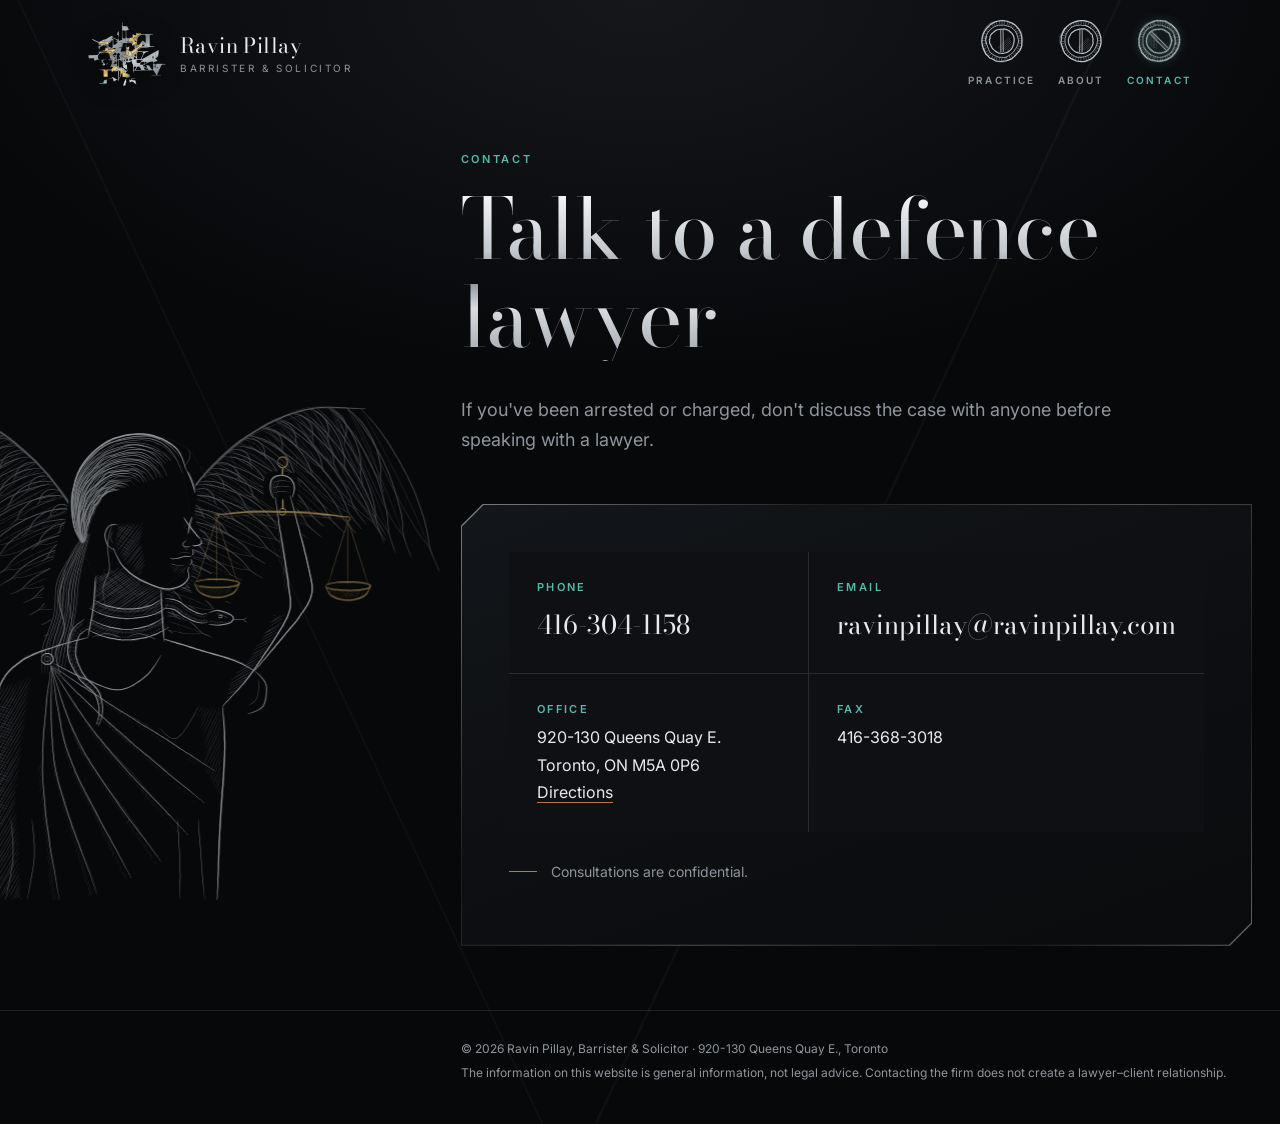
<file: contact.html>
<!doctype html>
<html lang="en">
<head>
  <meta charset="utf-8">
  <meta name="viewport" content="width=device-width, initial-scale=1">
  <title>Contact | Ravin Pillay Law</title>
  <meta name="description" content="Contact Toronto criminal defence lawyer Ravin Pillay: 416-304-1158, 920-130 Queens Quay E.">
  <meta name="theme-color" content="#07080a">
  <link rel="icon" href="assets/logo.svg" type="image/svg+xml">
  <link rel="preconnect" href="https://fonts.googleapis.com">
  <link rel="preconnect" href="https://fonts.gstatic.com" crossorigin>
  <link href="https://fonts.googleapis.com/css2?family=Bodoni+Moda:opsz,wght@6..96,400;6..96,500&family=Inter:wght@400;500;600&display=swap" rel="stylesheet">
  <link rel="stylesheet" href="assets/styles.css?v=2026-11-08a">
  <script>
    try {
      // Refreshing the browser always brings the visitor back to the home page
      // (a reload we trigger ourselves after the Back button is the exception).
      var nav = performance.getEntriesByType && performance.getEntriesByType('navigation')[0];
      var reloaded = nav ? nav.type === 'reload' : performance.navigation && performance.navigation.type === 1;
      var ours = sessionStorage.getItem('bfReload');
      sessionStorage.removeItem('bfReload');
      if (reloaded && !ours && !/(^|\/)(index\.html)?$/.test(location.pathname)) location.replace('index.html?v=2026-11-08a');
    } catch (e) {}
    // Info pages: keep the text hidden until assets/type.js types it in.
    if (!/is-home/.test(document.documentElement.className) && !matchMedia('(prefers-reduced-motion: reduce)').matches)
      document.documentElement.classList.add('typing');
    // Which kind of page we came from, so Lady Justice knows whether to be re-drawn.
    try {
      var from = sessionStorage.getItem('navFrom');
      if (from) document.documentElement.classList.add('from-' + from);
      sessionStorage.removeItem('navFrom');
    } catch (e) {}
  </script>
</head>
<body>

  <header class="site-header">
    <div class="wrap">
      <a class="brand" href="index.html?v=2026-11-08a" aria-label="Ravin Pillay Law, home">
        <img src="assets/logo.svg" alt="" width="190" height="157">
        <span class="brand-text"><b>Ravin Pillay</b><small>Barrister &amp; Solicitor</small></span>
      </a>
      <nav class="knobs" aria-label="Main">
        <a class="knob" href="practice.html?v=2026-11-08a"><span class="dial" aria-hidden="true"><svg class="knob-sketch" viewBox="-25 -25 50 50" fill="none" stroke="currentColor" stroke-linecap="round" stroke-linejoin="round"><path d="M-17.25,14.24 L-18.93,11.61 L-20.19,8.77 L-21.11,5.84 L-21.67,2.82 L-21.96,-0.23 L-21.62,-3.28 L-20.89,-6.25 L-19.74,-9.08 L-18.21,-11.70 L-16.37,-14.11 L-14.19,-16.20 L-11.99,-18.32 L-9.31,-19.83 L-6.54,-21.22 L-3.48,-21.72 L-0.41,-22.12 L2.69,-22.01 L5.74,-21.43 L8.64,-20.35 L11.53,-19.16 L14.20,-17.49 L16.31,-15.15 L18.33,-12.77 L19.83,-10.03 L20.87,-7.11 L21.35,-4.07 L21.72,-1.04 L21.54,1.99 L21.42,5.07 L20.48,8.00 L19.06,10.72 L16.92,12.94 L14.97,15.19 L12.82,17.30 L10.55,19.42 L7.64,20.45 L4.74,21.46 L1.70,21.89 L-1.40,22.29 L-4.53,22.01 L-7.59,21.25 L-10.28,19.60 L-13.31,18.51 L-15.35,16.04 L-17.85,14.06 L-18.77,10.92 L-20.22,8.24 L-21.20,5.34" stroke-width="1.3" stroke-opacity="0.95"/><path d="M-17.74,-14.62 L-15.33,-16.80 L-12.68,-18.61 L-9.87,-20.10 L-6.90,-21.19 L-3.84,-21.94 L-0.70,-22.14 L2.41,-21.83 L5.43,-21.12 L8.31,-20.04 L11.17,-18.86 L13.88,-17.29 L16.51,-15.47 L18.85,-13.21 L20.74,-10.52 L21.78,-7.41 L22.36,-4.21 L22.65,-1.01 L22.13,2.15 L21.82,5.31 L20.78,8.31 L19.21,11.05 L17.44,13.63 L15.05,15.65 L12.74,17.69 L10.15,19.39 L7.39,20.84 L4.44,21.98 L1.31,22.81 L-1.95,23.16 L-5.16,22.47 L-8.17,21.23 L-11.01,19.74 L-13.79,18.12 L-16.00,15.79 L-18.06,13.36 L-19.54,10.56 L-20.87,7.71 L-21.67,4.67 L-22.01,1.55 L-21.32,-1.52 L-21.25,-4.59 L-21.08,-7.80 L-19.91,-10.77 L-18.59,-13.77 L-16.23,-16.04 L-14.10,-18.54 L-11.36,-20.39 L-7.94,-20.67" stroke-width="0.6" stroke-opacity="0.45"/><path d="M18.56,-0.25 L21.26,-0.28 M18.75,2.20 L20.96,2.46 M18.02,5.47 L20.22,6.14 M16.77,7.80 L19.53,9.08 M15.87,9.93 L18.26,11.42 M13.97,12.59 L16.05,14.46 M12.28,13.80 L14.06,15.81 M10.32,15.70 L11.75,17.87 M7.88,16.56 L9.24,19.41 M4.87,17.80 L5.65,20.68 M3.04,18.31 L3.49,21.04 M-0.33,18.89 L-0.37,21.23 M-2.76,18.49 L-3.18,21.30 M-5.51,17.83 L-6.38,20.67 M-7.58,17.23 L-8.59,19.54 M-9.72,15.88 L-11.08,18.10 M-12.31,14.06 L-14.04,16.04 M-13.91,12.59 L-15.67,14.18 M-15.43,10.47 L-17.65,11.97 M-16.84,7.29 L-19.50,8.45 M-18.05,5.03 L-20.75,5.78 M-18.25,2.92 L-20.90,3.34 M-18.78,-0.43 L-21.60,-0.49 M-18.22,-2.75 L-21.04,-3.17 M-18.19,-4.96 L-20.37,-5.56 M-17.02,-7.33 L-19.42,-8.36 M-15.43,-10.06 L-17.97,-11.72 M-14.05,-11.85 L-16.25,-13.71 M-12.47,-13.98 L-14.22,-15.95 M-9.74,-15.98 L-11.01,-18.06 M-7.62,-16.65 L-8.98,-19.61 M-5.44,-17.97 L-6.21,-20.51 M-2.36,-18.52 L-2.74,-21.49 M0.12,-18.48 L0.14,-21.40 M2.31,-18.22 L2.72,-21.50 M5.42,-17.54 L6.37,-20.62 M7.36,-16.89 L8.49,-19.48 M10.00,-15.76 L11.33,-17.87 M11.73,-14.16 L13.73,-16.57 M14.09,-12.07 L16.22,-13.89 M15.46,-9.92 L17.89,-11.48 M16.77,-8.11 L19.07,-9.22 M17.87,-5.13 L20.49,-5.88 M18.65,-2.71 L21.10,-3.07" stroke-width=".55" stroke-opacity=".7"/><path d="M-17.14,3.19 L-17.60,0.75 L-17.75,-1.75 L-17.51,-4.27 L-16.76,-6.69 L-15.57,-8.93 L-14.00,-10.91 L-12.27,-12.71 L-10.34,-14.27 L-8.23,-15.58 L-5.91,-16.45 L-3.55,-17.13 L-1.09,-17.18 L1.34,-17.25 L3.73,-16.80 L6.07,-16.15 L8.48,-15.51 L10.75,-14.38 L12.54,-12.61 L14.36,-10.86 L15.53,-8.61 L16.48,-6.30 L17.25,-3.94 L17.83,-1.49 L17.92,1.03 L17.18,3.45 L16.44,5.80 L15.14,7.89 L13.76,9.85 L12.59,12.02 L10.62,13.47 L8.72,15.00 L6.62,16.30 L4.40,17.61 L1.88,18.00 L-0.66,17.72 L-3.18,17.69 L-5.56,16.85 L-7.86,15.87 L-9.95,14.52 L-12.15,13.26 L-13.68,11.24 L-14.62,8.90 L-15.47,6.65 L-16.30,4.42 L-16.91,2.11 L-17.88,-0.30 L-17.47,-2.78 L-16.51,-5.08" stroke-width="1" stroke-opacity="0.85"/><path d="M7.39,-11.37 L8.92,-10.23 L10.31,-8.92 L11.51,-7.42 L12.44,-5.74 L13.02,-3.91 L13.27,-2.02 L13.23,-0.14 L12.83,1.68 L12.51,3.47 L11.96,5.21 L11.29,6.94 L10.37,8.60 L9.10,10.00 L7.62,11.20 L6.00,12.20 L4.21,12.84 L2.36,13.25 L0.48,13.57 L-1.41,13.39 L-3.31,13.21 L-5.07,12.47 L-6.67,11.48 L-8.02,10.18 L-9.44,9.03 L-10.68,7.67 L-11.53,6.03 L-12.38,4.40 L-13.37,2.73 L-13.63,0.83 L-13.86,-1.11 L-12.97,-2.91 L-13.01,-4.91 L-12.14,-6.66 L-10.94,-8.18 L-9.41,-9.36 L-8.02,-10.60 L-6.52,-11.72 L-4.72,-12.28 L-2.85,-12.40 L-1.09,-12.75 L0.70,-12.82 L2.60,-13.16 L4.46,-12.77 L6.13,-11.87 L7.91,-11.15 L9.08,-9.60 L10.73,-8.55 L11.70,-6.89" stroke-width="1.15" stroke-opacity="0.95"/><path d="M-9.74,8.19 L-10.78,6.70 L-11.51,5.05 L-12.05,3.35 L-12.46,1.60 L-12.78,-0.19 L-12.97,-2.06 L-12.91,-4.00 L-12.25,-5.82 L-11.19,-7.43 L-9.97,-8.90 L-8.57,-10.20 L-7.03,-11.32 L-5.30,-12.09 L-3.56,-12.84 L-1.68,-13.13 L0.20,-12.82 L2.00,-12.50 L3.67,-11.80 L5.26,-11.05 L6.89,-10.36 L8.61,-9.63 L9.84,-8.26 L11.00,-6.83 L11.91,-5.21 L12.54,-3.46 L13.03,-1.66 L13.18,0.21 L13.33,2.14 L12.83,3.99 L11.95,5.70 L11.23,7.48 L9.70,8.69 L8.18,9.76 L6.56,10.59 L5.03,11.52 L3.35,12.14 L1.59,12.55 L-0.21,12.56 L-1.91,11.89 L-3.72,11.91 L-5.51,11.54 L-7.32,10.98 L-8.74,9.75 L-10.26,8.58 L-11.63,7.20 L-12.13,5.29 L-12.42,3.42 L-13.25,1.67" stroke-width="0.5" stroke-opacity="0.4"/><path d="M-1.34,-11.60 L-1.21,0.00 L-1.31,11.60" stroke-width="0.95" stroke-opacity="0.9"/><path d="M1.13,-11.60 L1.29,0.00 L1.35,11.60" stroke-width="0.95" stroke-opacity="0.9"/><path d="M-4.11,7.77 L7.77,-3.93 M-2.29,8.70 L8.70,-2.56 M-0.63,9.48 L9.48,-0.82 M0.91,10.06 L10.06,0.84 M3.00,10.35 L10.35,3.16 M6.03,9.98 L9.98,6.15" stroke-width=".45" stroke-opacity=".55"/></svg></span><span class="knob-label">Practice</span></a>
        <a class="knob" href="about.html?v=2026-11-08a"><span class="dial" aria-hidden="true"><svg class="knob-sketch" viewBox="-25 -25 50 50" fill="none" stroke="currentColor" stroke-linecap="round" stroke-linejoin="round"><path d="M-20.91,-5.60 L-19.92,-8.50 L-18.58,-11.27 L-16.88,-13.84 L-14.80,-16.14 L-12.36,-18.05 L-9.65,-19.55 L-6.80,-20.73 L-3.83,-21.61 L-0.74,-22.06 L2.40,-22.13 L5.53,-21.65 L8.54,-20.67 L11.45,-19.40 L13.90,-17.36 L16.08,-15.11 L17.98,-12.63 L19.59,-9.96 L20.70,-7.06 L21.53,-4.08 L21.66,-0.98 L21.84,2.11 L21.16,5.13 L20.11,8.03 L18.94,10.88 L17.17,13.41 L15.05,15.65 L12.97,18.02 L10.41,19.89 L7.43,20.96 L4.48,22.20 L1.28,22.32 L-1.87,22.09 L-5.00,21.73 L-7.86,20.38 L-10.73,19.19 L-13.20,17.32 L-15.59,15.35 L-17.79,13.14 L-19.20,10.35 L-19.98,7.35 L-20.97,4.49 L-21.94,1.52 L-21.28,-1.55 L-21.61,-4.71 L-20.53,-7.64 L-19.31,-10.49 L-17.85,-13.28 L-15.54,-15.41" stroke-width="1.3" stroke-opacity="0.95"/><path d="M-10.15,-19.63 L-7.37,-20.84 L-4.43,-21.63 L-1.43,-22.10 L1.62,-22.24 L4.71,-22.06 L7.83,-21.60 L10.78,-20.44 L13.51,-18.80 L15.83,-16.65 L17.76,-14.15 L19.11,-11.33 L20.25,-8.51 L21.30,-5.67 L21.78,-2.69 L22.15,0.33 L21.72,3.33 L21.08,6.29 L20.02,9.11 L18.59,11.78 L16.93,14.33 L15.19,16.94 L12.75,18.90 L10.13,20.66 L7.29,22.14 L4.14,22.63 L0.97,22.46 L-2.10,22.24 L-5.05,21.42 L-8.03,20.74 L-10.83,19.50 L-13.26,17.65 L-15.62,15.73 L-17.22,13.13 L-19.17,10.82 L-20.41,8.07 L-21.71,5.29 L-23.01,2.34 L-23.02,-0.83 L-23.22,-4.07 L-22.08,-7.10 L-20.27,-9.76 L-18.48,-12.27 L-16.55,-14.62 L-14.46,-16.84 L-12.08,-18.77 L-9.30,-20.04 L-6.33,-20.68 L-3.54,-22.02" stroke-width="0.6" stroke-opacity="0.45"/><path d="M18.52,-0.33 L21.65,-0.39 M18.23,2.47 L21.08,2.85 M17.79,5.04 L20.83,5.90 M17.07,7.51 L19.69,8.66 M15.36,9.99 L17.98,11.69 M14.50,11.92 L16.36,13.45 M12.07,14.49 L13.79,16.56 M9.84,15.97 L11.33,18.39 M7.52,16.96 L8.78,19.80 M5.33,18.11 L6.03,20.50 M2.99,18.29 L3.50,21.39 M-0.19,18.45 L-0.23,21.70 M-2.51,18.38 L-2.91,21.28 M-5.40,17.83 L-6.16,20.35 M-7.95,16.51 L-9.25,19.22 M-9.91,15.60 L-11.32,17.82 M-12.04,14.06 L-13.88,16.20 M-13.91,12.39 L-15.85,14.11 M-15.94,9.97 L-18.20,11.38 M-17.30,7.46 L-19.70,8.49 M-17.61,5.24 L-20.76,6.18 M-18.62,2.62 L-21.45,3.02 M-18.56,0.47 L-21.27,0.54 M-18.45,-3.10 L-20.95,-3.52 M-17.66,-5.59 L-20.53,-6.49 M-16.51,-7.98 L-19.01,-9.19 M-15.98,-9.95 L-18.42,-11.47 M-14.11,-11.87 L-16.35,-13.75 M-12.16,-13.90 L-14.15,-16.18 M-10.08,-15.37 L-11.81,-18.01 M-7.26,-17.04 L-8.38,-19.69 M-4.98,-18.23 L-5.62,-20.57 M-2.88,-18.27 L-3.31,-20.95 M0.24,-18.86 L0.27,-21.47 M2.89,-18.53 L3.29,-21.03 M4.86,-17.96 L5.56,-20.55 M7.48,-17.29 L8.54,-19.74 M10.48,-15.43 L11.94,-17.58 M12.27,-13.90 L14.15,-16.03 M13.59,-12.34 L15.93,-14.46 M15.75,-9.59 L18.38,-11.20 M17.11,-7.63 L19.37,-8.63 M17.83,-5.40 L20.39,-6.17 M18.11,-2.99 L21.37,-3.53" stroke-width=".55" stroke-opacity=".7"/><path d="M4.93,-16.70 L7.22,-15.93 L9.37,-14.80 L11.33,-13.37 L13.13,-11.72 L14.69,-9.84 L16.07,-7.79 L17.15,-5.54 L17.77,-3.12 L17.98,-0.63 L17.63,1.84 L16.99,4.20 L16.17,6.48 L15.04,8.61 L13.57,10.50 L12.20,12.50 L10.32,14.03 L8.30,15.35 L6.10,16.37 L3.81,17.20 L1.40,17.58 L-1.05,17.58 L-3.56,17.73 L-5.93,16.91 L-8.18,15.86 L-10.29,14.57 L-12.09,12.89 L-13.77,11.10 L-15.05,9.02 L-15.86,6.73 L-16.68,4.48 L-17.33,2.15 L-17.42,-0.27 L-17.27,-2.68 L-16.63,-5.01 L-16.12,-7.43 L-14.69,-9.43 L-13.51,-11.59 L-11.69,-13.25 L-10.07,-15.24 L-7.65,-16.03 L-5.35,-16.92 L-2.88,-17.02 L-0.50,-17.39 L1.85,-16.77 L4.35,-17.14 L6.57,-16.11 L8.70,-14.97 L10.64,-13.57" stroke-width="1" stroke-opacity="0.85"/><path d="M-1.80,13.14 L-3.58,12.74 L-5.31,12.16 L-6.90,11.28 L-8.36,10.19 L-9.63,8.90 L-10.73,7.48 L-11.79,6.00 L-12.78,4.42 L-13.38,2.65 L-13.82,0.80 L-13.76,-1.10 L-13.37,-2.95 L-12.77,-4.74 L-11.79,-6.33 L-10.98,-8.01 L-9.63,-9.30 L-8.12,-10.36 L-6.65,-11.41 L-4.93,-12.00 L-3.21,-12.46 L-1.48,-12.89 L0.31,-13.15 L2.14,-13.20 L4.06,-13.19 L5.85,-12.54 L7.35,-11.37 L8.91,-10.33 L10.02,-8.82 L11.60,-7.66 L12.52,-5.99 L12.70,-4.05 L13.20,-2.28 L12.79,-0.43 L13.12,1.37 L13.02,3.21 L12.26,4.89 L11.49,6.54 L10.37,7.96 L9.65,9.79 L8.08,10.85 L6.55,11.90 L4.92,12.86 L3.11,13.42 L1.21,13.45 L-0.64,13.34 L-2.47,13.19 L-4.07,12.15 L-5.89,11.87" stroke-width="1.15" stroke-opacity="0.95"/><path d="M-3.99,-12.83 L-2.23,-13.33 L-0.40,-13.45 L1.41,-13.16 L3.09,-12.48 L4.68,-11.76 L6.17,-10.91 L7.64,-10.03 L8.95,-8.92 L10.11,-7.65 L10.99,-6.17 L11.72,-4.63 L12.19,-2.98 L12.79,-1.33 L13.11,0.42 L13.18,2.24 L12.89,4.05 L12.22,5.76 L11.34,7.37 L10.09,8.71 L8.81,10.00 L7.47,11.24 L5.87,12.14 L4.11,12.65 L2.33,12.97 L0.54,12.85 L-1.15,12.21 L-2.80,11.96 L-4.54,11.85 L-6.07,11.06 L-7.54,10.17 L-8.92,9.13 L-9.85,7.66 L-10.83,6.27 L-12.30,5.04 L-13.04,3.36 L-13.22,1.55 L-13.35,-0.26 L-13.50,-2.12 L-13.11,-3.94 L-11.71,-5.34 L-11.16,-7.06 L-10.27,-8.65 L-8.71,-9.64 L-7.33,-10.74 L-5.72,-11.46 L-4.05,-11.96 L-2.42,-12.53 L-0.66,-12.03" stroke-width="0.5" stroke-opacity="0.4"/><path d="M-1.18,-11.60 L-1.30,0.00 L-1.49,11.60" stroke-width="0.95" stroke-opacity="0.9"/><path d="M1.24,-11.60 L1.37,0.00 L1.14,11.60" stroke-width="0.95" stroke-opacity="0.9"/><path d="M-3.68,7.77 L7.77,-3.60 M-2.53,8.70 L8.70,-2.24 M-0.72,9.48 L9.48,-1.04 M0.96,10.06 L10.06,1.40 M3.47,10.35 L10.35,3.18 M5.93,9.98 L9.98,6.39" stroke-width=".45" stroke-opacity=".55"/></svg></span><span class="knob-label">About</span></a>
        <a class="knob" href="contact.html?v=2026-11-08a" aria-current="page"><span class="dial" aria-hidden="true"><svg class="knob-sketch" viewBox="-25 -25 50 50" fill="none" stroke="currentColor" stroke-linecap="round" stroke-linejoin="round"><path d="M-21.43,5.16 L-21.95,2.17 L-22.08,-0.86 L-21.87,-3.90 L-21.21,-6.89 L-20.10,-9.75 L-18.60,-12.44 L-16.70,-14.85 L-14.41,-16.89 L-11.85,-18.53 L-9.13,-19.85 L-6.29,-20.79 L-3.37,-21.42 L-0.40,-21.71 L2.58,-21.59 L5.51,-21.01 L8.42,-20.24 L11.07,-18.83 L13.49,-17.05 L15.88,-15.22 L17.66,-12.78 L19.40,-10.32 L20.98,-7.69 L21.87,-4.75 L22.34,-1.71 L22.21,1.36 L21.98,4.43 L20.69,7.24 L19.52,10.02 L18.11,12.70 L15.95,14.84 L13.92,17.07 L11.24,18.48 L8.70,20.08 L5.88,21.15 L2.92,21.67 L-0.08,21.73 L-3.09,21.73 L-5.98,20.87 L-8.79,19.88 L-11.69,18.90 L-14.10,17.03 L-16.24,14.88 L-18.20,12.57 L-20.33,10.24 L-20.91,7.14 L-21.74,4.21 L-22.13,1.19 L-22.19,-1.86" stroke-width="1.3" stroke-opacity="0.95"/><path d="M13.11,17.60 L10.63,19.29 L8.00,20.83 L5.18,22.14 L2.14,22.94 L-1.01,23.09 L-4.14,22.64 L-7.07,21.49 L-9.89,20.24 L-12.50,18.61 L-15.01,16.83 L-17.00,14.49 L-18.53,11.85 L-19.65,9.06 L-20.75,6.31 L-21.61,3.45 L-22.07,0.47 L-22.31,-2.59 L-21.87,-5.64 L-21.11,-8.66 L-19.67,-11.42 L-18.04,-14.08 L-15.86,-16.32 L-13.50,-18.36 L-10.92,-20.12 L-8.00,-21.23 L-4.92,-21.66 L-1.90,-21.85 L1.10,-21.98 L4.04,-21.35 L7.10,-21.16 L9.75,-19.64 L12.54,-18.42 L15.09,-16.71 L17.09,-14.38 L19.42,-12.24 L20.69,-9.38 L22.58,-6.71 L23.15,-3.55 L23.12,-0.35 L22.29,2.73 L21.91,5.79 L20.35,8.49 L19.47,11.47 L17.53,13.87 L15.08,15.71 L12.59,17.35 L10.37,19.40 L7.52,20.34" stroke-width="0.6" stroke-opacity="0.45"/><path d="M18.86,-0.46 L21.62,-0.53 M18.68,2.39 L21.34,2.73 M17.87,5.26 L20.66,6.08 M16.97,7.70 L19.69,8.93 M15.58,9.72 L17.98,11.22 M14.23,11.77 L16.53,13.67 M12.49,14.04 L14.28,16.05 M9.65,15.65 L11.36,18.42 M7.28,16.90 L8.46,19.63 M5.09,17.59 L5.92,20.46 M2.35,18.34 L2.75,21.42 M-0.34,18.71 L-0.39,21.53 M-2.44,18.51 L-2.82,21.39 M-5.47,17.57 L-6.35,20.42 M-8.16,16.96 L-9.29,19.31 M-9.78,15.99 L-11.17,18.27 M-12.36,13.74 L-14.51,16.13 M-13.94,12.20 L-16.23,14.20 M-15.69,10.37 L-17.91,11.84 M-16.83,7.53 L-19.81,8.86 M-18.20,4.94 L-20.73,5.63 M-18.37,2.84 L-21.39,3.31 M-18.68,-0.01 L-21.31,-0.01 M-18.35,-2.90 L-20.87,-3.29 M-18.14,-5.11 L-20.78,-5.85 M-16.88,-7.46 L-19.60,-8.66 M-15.74,-10.20 L-17.96,-11.65 M-13.87,-12.58 L-16.05,-14.56 M-11.92,-14.36 L-13.72,-16.54 M-10.25,-15.59 L-11.72,-17.83 M-7.30,-17.01 L-8.34,-19.44 M-5.35,-17.84 L-6.17,-20.58 M-2.22,-18.58 L-2.57,-21.47 M-0.47,-18.41 L-0.54,-21.27 M2.57,-18.49 L2.97,-21.36 M5.27,-18.03 L6.08,-20.80 M7.55,-16.72 L8.82,-19.52 M10.51,-15.47 L12.01,-17.68 M12.14,-14.10 L14.08,-16.35 M14.05,-12.31 L16.32,-14.30 M15.62,-9.65 L18.35,-11.34 M16.63,-7.94 L19.41,-9.27 M17.97,-5.52 L20.21,-6.21 M18.19,-2.81 L21.02,-3.25" stroke-width=".55" stroke-opacity=".7"/><path d="M-15.90,-7.07 L-14.77,-9.29 L-13.29,-11.29 L-11.52,-13.04 L-9.55,-14.56 L-7.45,-15.92 L-5.16,-17.00 L-2.72,-17.77 L-0.16,-18.03 L2.40,-17.78 L4.89,-17.22 L7.25,-16.24 L9.48,-15.03 L11.56,-13.57 L13.26,-11.68 L14.60,-9.55 L15.71,-7.32 L16.63,-5.02 L17.09,-2.59 L17.34,-0.13 L17.41,2.37 L16.68,4.76 L16.14,7.23 L14.94,9.45 L13.20,11.28 L11.60,13.20 L9.77,14.99 L7.50,16.14 L5.16,17.15 L2.69,17.92 L0.11,17.89 L-2.44,17.74 L-4.76,16.58 L-7.05,15.68 L-9.57,15.08 L-11.25,13.13 L-12.91,11.31 L-14.61,9.50 L-15.24,7.05 L-16.17,4.84 L-17.42,2.59 L-17.51,0.08 L-17.75,-2.47 L-17.23,-4.97 L-15.95,-7.20 L-15.24,-9.70 L-13.38,-11.49 L-12.06,-13.81 L-9.81,-15.13" stroke-width="1" stroke-opacity="0.85"/><path d="M-11.57,-6.83 L-10.62,-8.44 L-9.36,-9.82 L-7.91,-11.01 L-6.32,-12.00 L-4.61,-12.75 L-2.84,-13.42 L-0.97,-13.77 L0.93,-13.77 L2.81,-13.43 L4.53,-12.66 L6.20,-11.84 L7.61,-10.65 L9.00,-9.50 L10.29,-8.22 L11.21,-6.66 L12.28,-5.16 L12.70,-3.38 L13.01,-1.59 L13.11,0.22 L13.10,2.04 L12.85,3.87 L12.22,5.62 L11.54,7.38 L10.44,8.92 L9.02,10.17 L7.67,11.52 L5.88,12.20 L4.21,13.09 L2.31,13.22 L0.48,13.78 L-1.37,13.16 L-3.20,12.98 L-4.98,12.48 L-6.38,11.20 L-7.79,10.13 L-9.09,8.94 L-10.50,7.80 L-11.53,6.31 L-12.27,4.65 L-12.82,2.92 L-12.94,1.12 L-13.69,-0.71 L-13.60,-2.62 L-12.55,-4.27 L-12.24,-6.16 L-11.17,-7.72 L-10.47,-9.62 L-8.52,-10.33" stroke-width="1.15" stroke-opacity="0.95"/><path d="M12.01,-3.59 L12.36,-1.85 L12.63,-0.08 L12.73,1.73 L12.70,3.61 L12.34,5.50 L11.51,7.23 L10.39,8.80 L8.93,10.05 L7.26,10.97 L5.62,11.86 L3.86,12.43 L2.04,12.75 L0.22,12.80 L-1.58,12.57 L-3.38,12.38 L-5.02,11.61 L-6.59,10.74 L-7.95,9.59 L-9.52,8.64 L-10.74,7.27 L-12.07,5.88 L-13.01,4.19 L-13.41,2.30 L-13.48,0.37 L-13.08,-1.50 L-12.84,-3.36 L-12.18,-5.12 L-11.16,-6.68 L-10.16,-8.24 L-8.84,-9.54 L-7.18,-10.37 L-5.77,-11.53 L-3.89,-11.65 L-2.25,-12.33 L-0.47,-12.32 L1.32,-12.72 L3.28,-13.08 L5.08,-12.45 L6.95,-11.90 L8.68,-10.94 L9.65,-9.13 L10.50,-7.44 L11.97,-6.15 L12.63,-4.36 L12.42,-2.40 L13.15,-0.64 L12.51,1.17 L12.72,3.04" stroke-width="0.5" stroke-opacity="0.4"/><path d="M-1.31,-11.60 L-1.57,0.00 L-1.36,11.60" stroke-width="0.95" stroke-opacity="0.9"/><path d="M1.46,-11.60 L1.39,0.00 L1.14,11.60" stroke-width="0.95" stroke-opacity="0.9"/><path d="M-3.93,7.77 L7.77,-4.10 M-1.98,8.70 L8.70,-2.14 M-0.76,9.48 L9.48,-1.01 M1.03,10.06 L10.06,1.25 M3.44,10.35 L10.35,3.13 M6.07,9.98 L9.98,6.24" stroke-width=".45" stroke-opacity=".55"/></svg></span><span class="knob-label">Contact</span></a>
      </nav>
    </div>
  </header>

  <div class="lady-side" data-lady-justice="side" aria-hidden="true"><img src="assets/lady-side.webp" alt="" width="1650" height="1500"></div>

  <main class="page">
    <div class="wrap">
      <div class="page-head">
        <p class="label">Contact</p>
        <h1 class="steel">Talk to a defence lawyer</h1>
        <p class="lead">If you've been arrested or charged, don't discuss the case with anyone before speaking with a lawyer.</p>
      </div>
      <section class="panel">
        <div class="contact-grid">
          <div><small>Phone</small><a class="big" href="tel:+14163041158">416-304-1158</a></div>
          <div><small>Email</small><a class="big" href="mailto:ravinpillay@ravinpillay.com">ravinpillay@ravinpillay.com</a></div>
          <div><small>Office</small>920-130 Queens Quay E.<br>Toronto, ON M5A 0P6<br><a href="https://www.google.com/maps/search/?api=1&amp;query=130+Queens+Quay+E,+Toronto,+ON+M5A+0P6" target="_blank" rel="noopener" style="border-bottom: 1px solid var(--clay);">Directions</a></div>
          <div><small>Fax</small>416-368-3018</div>
        </div>
        <p class="note">Consultations are confidential.</p>
      </section>
    </div>
  </main>

  <footer class="site-foot">
    <div class="wrap">
      <p>&copy; 2026 Ravin Pillay, Barrister &amp; Solicitor &middot; 920-130 Queens Quay E., Toronto</p>
      <p>The information on this website is general information, not legal advice. Contacting the firm does not create a lawyer–client relationship.</p>
    </div>
  </footer>

  <script src="assets/site.js?v=2026-11-08a"></script>
  <script src="assets/type.js?v=2026-11-08a"></script>
  <script src="assets/lady-justice-data.js?v=2026-11-08a"></script>
  <script src="assets/lady-justice.js?v=2026-11-08a"></script>
</body>
</html>
</file>
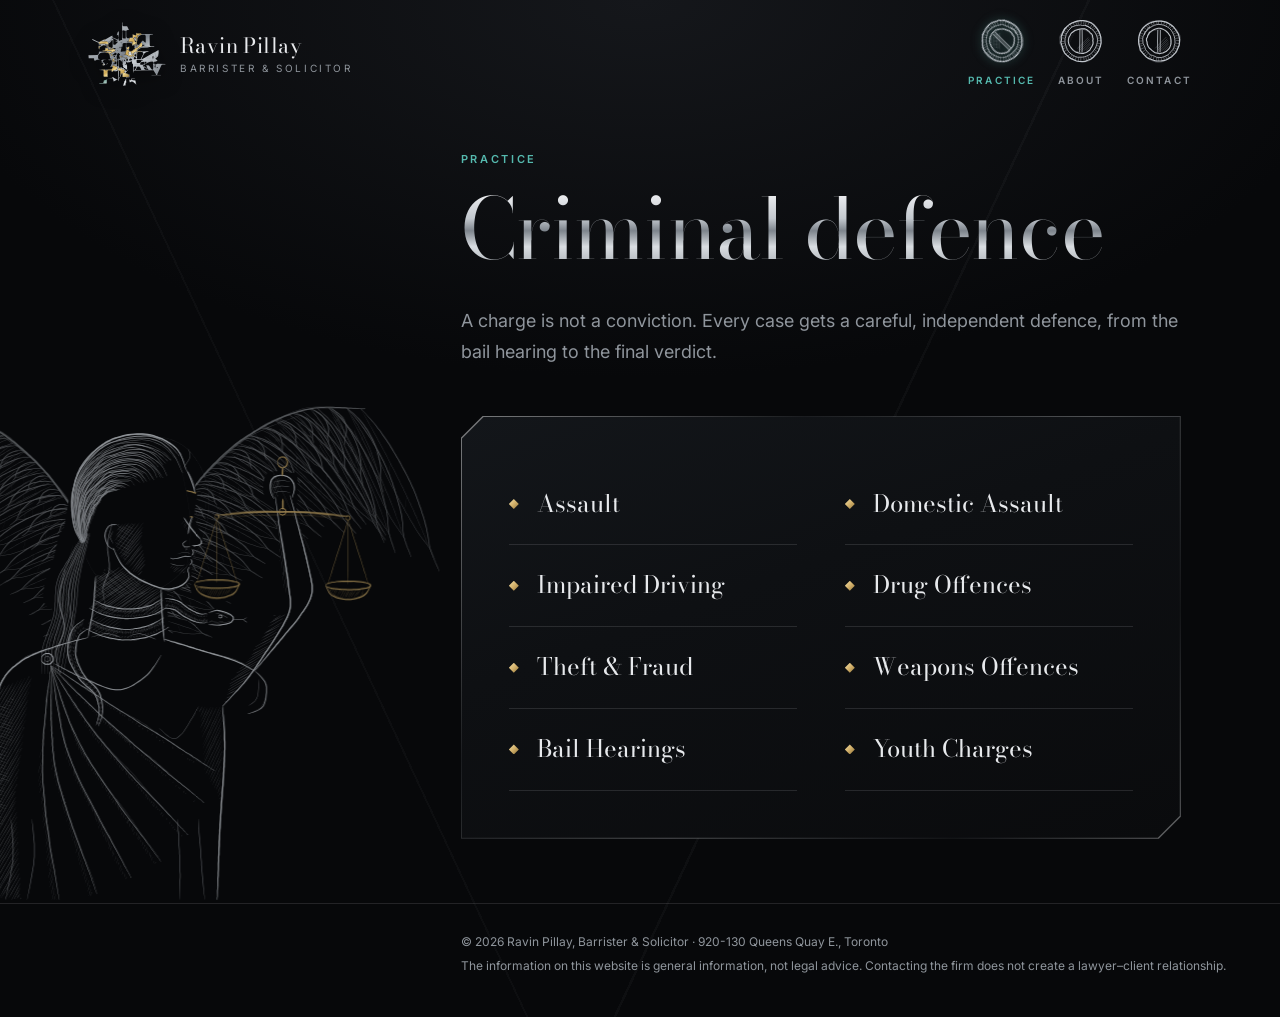
<file: practice.html>
<!doctype html>
<html lang="en">
<head>
  <meta charset="utf-8">
  <meta name="viewport" content="width=device-width, initial-scale=1">
  <title>Practice | Ravin Pillay Law</title>
  <meta name="description" content="Criminal charges defended by Toronto lawyer Ravin Pillay.">
  <meta name="theme-color" content="#07080a">
  <link rel="icon" href="assets/logo.svg" type="image/svg+xml">
  <link rel="preconnect" href="https://fonts.googleapis.com">
  <link rel="preconnect" href="https://fonts.gstatic.com" crossorigin>
  <link href="https://fonts.googleapis.com/css2?family=Bodoni+Moda:opsz,wght@6..96,400;6..96,500&family=Inter:wght@400;500;600&display=swap" rel="stylesheet">
  <link rel="stylesheet" href="assets/styles.css?v=2026-11-08a">
  <script>
    try {
      // Refreshing the browser always brings the visitor back to the home page
      // (a reload we trigger ourselves after the Back button is the exception).
      var nav = performance.getEntriesByType && performance.getEntriesByType('navigation')[0];
      var reloaded = nav ? nav.type === 'reload' : performance.navigation && performance.navigation.type === 1;
      var ours = sessionStorage.getItem('bfReload');
      sessionStorage.removeItem('bfReload');
      if (reloaded && !ours && !/(^|\/)(index\.html)?$/.test(location.pathname)) location.replace('index.html?v=2026-11-08a');
    } catch (e) {}
    // Info pages: keep the text hidden until assets/type.js types it in.
    if (!/is-home/.test(document.documentElement.className) && !matchMedia('(prefers-reduced-motion: reduce)').matches)
      document.documentElement.classList.add('typing');
    // Which kind of page we came from, so Lady Justice knows whether to be re-drawn.
    try {
      var from = sessionStorage.getItem('navFrom');
      if (from) document.documentElement.classList.add('from-' + from);
      sessionStorage.removeItem('navFrom');
    } catch (e) {}
  </script>
</head>
<body>

  <header class="site-header">
    <div class="wrap">
      <a class="brand" href="index.html?v=2026-11-08a" aria-label="Ravin Pillay Law, home">
        <img src="assets/logo.svg" alt="" width="190" height="157">
        <span class="brand-text"><b>Ravin Pillay</b><small>Barrister &amp; Solicitor</small></span>
      </a>
      <nav class="knobs" aria-label="Main">
        <a class="knob" href="practice.html?v=2026-11-08a" aria-current="page"><span class="dial" aria-hidden="true"><svg class="knob-sketch" viewBox="-25 -25 50 50" fill="none" stroke="currentColor" stroke-linecap="round" stroke-linejoin="round"><path d="M-17.25,14.24 L-18.93,11.61 L-20.19,8.77 L-21.11,5.84 L-21.67,2.82 L-21.96,-0.23 L-21.62,-3.28 L-20.89,-6.25 L-19.74,-9.08 L-18.21,-11.70 L-16.37,-14.11 L-14.19,-16.20 L-11.99,-18.32 L-9.31,-19.83 L-6.54,-21.22 L-3.48,-21.72 L-0.41,-22.12 L2.69,-22.01 L5.74,-21.43 L8.64,-20.35 L11.53,-19.16 L14.20,-17.49 L16.31,-15.15 L18.33,-12.77 L19.83,-10.03 L20.87,-7.11 L21.35,-4.07 L21.72,-1.04 L21.54,1.99 L21.42,5.07 L20.48,8.00 L19.06,10.72 L16.92,12.94 L14.97,15.19 L12.82,17.30 L10.55,19.42 L7.64,20.45 L4.74,21.46 L1.70,21.89 L-1.40,22.29 L-4.53,22.01 L-7.59,21.25 L-10.28,19.60 L-13.31,18.51 L-15.35,16.04 L-17.85,14.06 L-18.77,10.92 L-20.22,8.24 L-21.20,5.34" stroke-width="1.3" stroke-opacity="0.95"/><path d="M-17.74,-14.62 L-15.33,-16.80 L-12.68,-18.61 L-9.87,-20.10 L-6.90,-21.19 L-3.84,-21.94 L-0.70,-22.14 L2.41,-21.83 L5.43,-21.12 L8.31,-20.04 L11.17,-18.86 L13.88,-17.29 L16.51,-15.47 L18.85,-13.21 L20.74,-10.52 L21.78,-7.41 L22.36,-4.21 L22.65,-1.01 L22.13,2.15 L21.82,5.31 L20.78,8.31 L19.21,11.05 L17.44,13.63 L15.05,15.65 L12.74,17.69 L10.15,19.39 L7.39,20.84 L4.44,21.98 L1.31,22.81 L-1.95,23.16 L-5.16,22.47 L-8.17,21.23 L-11.01,19.74 L-13.79,18.12 L-16.00,15.79 L-18.06,13.36 L-19.54,10.56 L-20.87,7.71 L-21.67,4.67 L-22.01,1.55 L-21.32,-1.52 L-21.25,-4.59 L-21.08,-7.80 L-19.91,-10.77 L-18.59,-13.77 L-16.23,-16.04 L-14.10,-18.54 L-11.36,-20.39 L-7.94,-20.67" stroke-width="0.6" stroke-opacity="0.45"/><path d="M18.56,-0.25 L21.26,-0.28 M18.75,2.20 L20.96,2.46 M18.02,5.47 L20.22,6.14 M16.77,7.80 L19.53,9.08 M15.87,9.93 L18.26,11.42 M13.97,12.59 L16.05,14.46 M12.28,13.80 L14.06,15.81 M10.32,15.70 L11.75,17.87 M7.88,16.56 L9.24,19.41 M4.87,17.80 L5.65,20.68 M3.04,18.31 L3.49,21.04 M-0.33,18.89 L-0.37,21.23 M-2.76,18.49 L-3.18,21.30 M-5.51,17.83 L-6.38,20.67 M-7.58,17.23 L-8.59,19.54 M-9.72,15.88 L-11.08,18.10 M-12.31,14.06 L-14.04,16.04 M-13.91,12.59 L-15.67,14.18 M-15.43,10.47 L-17.65,11.97 M-16.84,7.29 L-19.50,8.45 M-18.05,5.03 L-20.75,5.78 M-18.25,2.92 L-20.90,3.34 M-18.78,-0.43 L-21.60,-0.49 M-18.22,-2.75 L-21.04,-3.17 M-18.19,-4.96 L-20.37,-5.56 M-17.02,-7.33 L-19.42,-8.36 M-15.43,-10.06 L-17.97,-11.72 M-14.05,-11.85 L-16.25,-13.71 M-12.47,-13.98 L-14.22,-15.95 M-9.74,-15.98 L-11.01,-18.06 M-7.62,-16.65 L-8.98,-19.61 M-5.44,-17.97 L-6.21,-20.51 M-2.36,-18.52 L-2.74,-21.49 M0.12,-18.48 L0.14,-21.40 M2.31,-18.22 L2.72,-21.50 M5.42,-17.54 L6.37,-20.62 M7.36,-16.89 L8.49,-19.48 M10.00,-15.76 L11.33,-17.87 M11.73,-14.16 L13.73,-16.57 M14.09,-12.07 L16.22,-13.89 M15.46,-9.92 L17.89,-11.48 M16.77,-8.11 L19.07,-9.22 M17.87,-5.13 L20.49,-5.88 M18.65,-2.71 L21.10,-3.07" stroke-width=".55" stroke-opacity=".7"/><path d="M-17.14,3.19 L-17.60,0.75 L-17.75,-1.75 L-17.51,-4.27 L-16.76,-6.69 L-15.57,-8.93 L-14.00,-10.91 L-12.27,-12.71 L-10.34,-14.27 L-8.23,-15.58 L-5.91,-16.45 L-3.55,-17.13 L-1.09,-17.18 L1.34,-17.25 L3.73,-16.80 L6.07,-16.15 L8.48,-15.51 L10.75,-14.38 L12.54,-12.61 L14.36,-10.86 L15.53,-8.61 L16.48,-6.30 L17.25,-3.94 L17.83,-1.49 L17.92,1.03 L17.18,3.45 L16.44,5.80 L15.14,7.89 L13.76,9.85 L12.59,12.02 L10.62,13.47 L8.72,15.00 L6.62,16.30 L4.40,17.61 L1.88,18.00 L-0.66,17.72 L-3.18,17.69 L-5.56,16.85 L-7.86,15.87 L-9.95,14.52 L-12.15,13.26 L-13.68,11.24 L-14.62,8.90 L-15.47,6.65 L-16.30,4.42 L-16.91,2.11 L-17.88,-0.30 L-17.47,-2.78 L-16.51,-5.08" stroke-width="1" stroke-opacity="0.85"/><path d="M7.39,-11.37 L8.92,-10.23 L10.31,-8.92 L11.51,-7.42 L12.44,-5.74 L13.02,-3.91 L13.27,-2.02 L13.23,-0.14 L12.83,1.68 L12.51,3.47 L11.96,5.21 L11.29,6.94 L10.37,8.60 L9.10,10.00 L7.62,11.20 L6.00,12.20 L4.21,12.84 L2.36,13.25 L0.48,13.57 L-1.41,13.39 L-3.31,13.21 L-5.07,12.47 L-6.67,11.48 L-8.02,10.18 L-9.44,9.03 L-10.68,7.67 L-11.53,6.03 L-12.38,4.40 L-13.37,2.73 L-13.63,0.83 L-13.86,-1.11 L-12.97,-2.91 L-13.01,-4.91 L-12.14,-6.66 L-10.94,-8.18 L-9.41,-9.36 L-8.02,-10.60 L-6.52,-11.72 L-4.72,-12.28 L-2.85,-12.40 L-1.09,-12.75 L0.70,-12.82 L2.60,-13.16 L4.46,-12.77 L6.13,-11.87 L7.91,-11.15 L9.08,-9.60 L10.73,-8.55 L11.70,-6.89" stroke-width="1.15" stroke-opacity="0.95"/><path d="M-9.74,8.19 L-10.78,6.70 L-11.51,5.05 L-12.05,3.35 L-12.46,1.60 L-12.78,-0.19 L-12.97,-2.06 L-12.91,-4.00 L-12.25,-5.82 L-11.19,-7.43 L-9.97,-8.90 L-8.57,-10.20 L-7.03,-11.32 L-5.30,-12.09 L-3.56,-12.84 L-1.68,-13.13 L0.20,-12.82 L2.00,-12.50 L3.67,-11.80 L5.26,-11.05 L6.89,-10.36 L8.61,-9.63 L9.84,-8.26 L11.00,-6.83 L11.91,-5.21 L12.54,-3.46 L13.03,-1.66 L13.18,0.21 L13.33,2.14 L12.83,3.99 L11.95,5.70 L11.23,7.48 L9.70,8.69 L8.18,9.76 L6.56,10.59 L5.03,11.52 L3.35,12.14 L1.59,12.55 L-0.21,12.56 L-1.91,11.89 L-3.72,11.91 L-5.51,11.54 L-7.32,10.98 L-8.74,9.75 L-10.26,8.58 L-11.63,7.20 L-12.13,5.29 L-12.42,3.42 L-13.25,1.67" stroke-width="0.5" stroke-opacity="0.4"/><path d="M-1.34,-11.60 L-1.21,0.00 L-1.31,11.60" stroke-width="0.95" stroke-opacity="0.9"/><path d="M1.13,-11.60 L1.29,0.00 L1.35,11.60" stroke-width="0.95" stroke-opacity="0.9"/><path d="M-4.11,7.77 L7.77,-3.93 M-2.29,8.70 L8.70,-2.56 M-0.63,9.48 L9.48,-0.82 M0.91,10.06 L10.06,0.84 M3.00,10.35 L10.35,3.16 M6.03,9.98 L9.98,6.15" stroke-width=".45" stroke-opacity=".55"/></svg></span><span class="knob-label">Practice</span></a>
        <a class="knob" href="about.html?v=2026-11-08a"><span class="dial" aria-hidden="true"><svg class="knob-sketch" viewBox="-25 -25 50 50" fill="none" stroke="currentColor" stroke-linecap="round" stroke-linejoin="round"><path d="M-20.91,-5.60 L-19.92,-8.50 L-18.58,-11.27 L-16.88,-13.84 L-14.80,-16.14 L-12.36,-18.05 L-9.65,-19.55 L-6.80,-20.73 L-3.83,-21.61 L-0.74,-22.06 L2.40,-22.13 L5.53,-21.65 L8.54,-20.67 L11.45,-19.40 L13.90,-17.36 L16.08,-15.11 L17.98,-12.63 L19.59,-9.96 L20.70,-7.06 L21.53,-4.08 L21.66,-0.98 L21.84,2.11 L21.16,5.13 L20.11,8.03 L18.94,10.88 L17.17,13.41 L15.05,15.65 L12.97,18.02 L10.41,19.89 L7.43,20.96 L4.48,22.20 L1.28,22.32 L-1.87,22.09 L-5.00,21.73 L-7.86,20.38 L-10.73,19.19 L-13.20,17.32 L-15.59,15.35 L-17.79,13.14 L-19.20,10.35 L-19.98,7.35 L-20.97,4.49 L-21.94,1.52 L-21.28,-1.55 L-21.61,-4.71 L-20.53,-7.64 L-19.31,-10.49 L-17.85,-13.28 L-15.54,-15.41" stroke-width="1.3" stroke-opacity="0.95"/><path d="M-10.15,-19.63 L-7.37,-20.84 L-4.43,-21.63 L-1.43,-22.10 L1.62,-22.24 L4.71,-22.06 L7.83,-21.60 L10.78,-20.44 L13.51,-18.80 L15.83,-16.65 L17.76,-14.15 L19.11,-11.33 L20.25,-8.51 L21.30,-5.67 L21.78,-2.69 L22.15,0.33 L21.72,3.33 L21.08,6.29 L20.02,9.11 L18.59,11.78 L16.93,14.33 L15.19,16.94 L12.75,18.90 L10.13,20.66 L7.29,22.14 L4.14,22.63 L0.97,22.46 L-2.10,22.24 L-5.05,21.42 L-8.03,20.74 L-10.83,19.50 L-13.26,17.65 L-15.62,15.73 L-17.22,13.13 L-19.17,10.82 L-20.41,8.07 L-21.71,5.29 L-23.01,2.34 L-23.02,-0.83 L-23.22,-4.07 L-22.08,-7.10 L-20.27,-9.76 L-18.48,-12.27 L-16.55,-14.62 L-14.46,-16.84 L-12.08,-18.77 L-9.30,-20.04 L-6.33,-20.68 L-3.54,-22.02" stroke-width="0.6" stroke-opacity="0.45"/><path d="M18.52,-0.33 L21.65,-0.39 M18.23,2.47 L21.08,2.85 M17.79,5.04 L20.83,5.90 M17.07,7.51 L19.69,8.66 M15.36,9.99 L17.98,11.69 M14.50,11.92 L16.36,13.45 M12.07,14.49 L13.79,16.56 M9.84,15.97 L11.33,18.39 M7.52,16.96 L8.78,19.80 M5.33,18.11 L6.03,20.50 M2.99,18.29 L3.50,21.39 M-0.19,18.45 L-0.23,21.70 M-2.51,18.38 L-2.91,21.28 M-5.40,17.83 L-6.16,20.35 M-7.95,16.51 L-9.25,19.22 M-9.91,15.60 L-11.32,17.82 M-12.04,14.06 L-13.88,16.20 M-13.91,12.39 L-15.85,14.11 M-15.94,9.97 L-18.20,11.38 M-17.30,7.46 L-19.70,8.49 M-17.61,5.24 L-20.76,6.18 M-18.62,2.62 L-21.45,3.02 M-18.56,0.47 L-21.27,0.54 M-18.45,-3.10 L-20.95,-3.52 M-17.66,-5.59 L-20.53,-6.49 M-16.51,-7.98 L-19.01,-9.19 M-15.98,-9.95 L-18.42,-11.47 M-14.11,-11.87 L-16.35,-13.75 M-12.16,-13.90 L-14.15,-16.18 M-10.08,-15.37 L-11.81,-18.01 M-7.26,-17.04 L-8.38,-19.69 M-4.98,-18.23 L-5.62,-20.57 M-2.88,-18.27 L-3.31,-20.95 M0.24,-18.86 L0.27,-21.47 M2.89,-18.53 L3.29,-21.03 M4.86,-17.96 L5.56,-20.55 M7.48,-17.29 L8.54,-19.74 M10.48,-15.43 L11.94,-17.58 M12.27,-13.90 L14.15,-16.03 M13.59,-12.34 L15.93,-14.46 M15.75,-9.59 L18.38,-11.20 M17.11,-7.63 L19.37,-8.63 M17.83,-5.40 L20.39,-6.17 M18.11,-2.99 L21.37,-3.53" stroke-width=".55" stroke-opacity=".7"/><path d="M4.93,-16.70 L7.22,-15.93 L9.37,-14.80 L11.33,-13.37 L13.13,-11.72 L14.69,-9.84 L16.07,-7.79 L17.15,-5.54 L17.77,-3.12 L17.98,-0.63 L17.63,1.84 L16.99,4.20 L16.17,6.48 L15.04,8.61 L13.57,10.50 L12.20,12.50 L10.32,14.03 L8.30,15.35 L6.10,16.37 L3.81,17.20 L1.40,17.58 L-1.05,17.58 L-3.56,17.73 L-5.93,16.91 L-8.18,15.86 L-10.29,14.57 L-12.09,12.89 L-13.77,11.10 L-15.05,9.02 L-15.86,6.73 L-16.68,4.48 L-17.33,2.15 L-17.42,-0.27 L-17.27,-2.68 L-16.63,-5.01 L-16.12,-7.43 L-14.69,-9.43 L-13.51,-11.59 L-11.69,-13.25 L-10.07,-15.24 L-7.65,-16.03 L-5.35,-16.92 L-2.88,-17.02 L-0.50,-17.39 L1.85,-16.77 L4.35,-17.14 L6.57,-16.11 L8.70,-14.97 L10.64,-13.57" stroke-width="1" stroke-opacity="0.85"/><path d="M-1.80,13.14 L-3.58,12.74 L-5.31,12.16 L-6.90,11.28 L-8.36,10.19 L-9.63,8.90 L-10.73,7.48 L-11.79,6.00 L-12.78,4.42 L-13.38,2.65 L-13.82,0.80 L-13.76,-1.10 L-13.37,-2.95 L-12.77,-4.74 L-11.79,-6.33 L-10.98,-8.01 L-9.63,-9.30 L-8.12,-10.36 L-6.65,-11.41 L-4.93,-12.00 L-3.21,-12.46 L-1.48,-12.89 L0.31,-13.15 L2.14,-13.20 L4.06,-13.19 L5.85,-12.54 L7.35,-11.37 L8.91,-10.33 L10.02,-8.82 L11.60,-7.66 L12.52,-5.99 L12.70,-4.05 L13.20,-2.28 L12.79,-0.43 L13.12,1.37 L13.02,3.21 L12.26,4.89 L11.49,6.54 L10.37,7.96 L9.65,9.79 L8.08,10.85 L6.55,11.90 L4.92,12.86 L3.11,13.42 L1.21,13.45 L-0.64,13.34 L-2.47,13.19 L-4.07,12.15 L-5.89,11.87" stroke-width="1.15" stroke-opacity="0.95"/><path d="M-3.99,-12.83 L-2.23,-13.33 L-0.40,-13.45 L1.41,-13.16 L3.09,-12.48 L4.68,-11.76 L6.17,-10.91 L7.64,-10.03 L8.95,-8.92 L10.11,-7.65 L10.99,-6.17 L11.72,-4.63 L12.19,-2.98 L12.79,-1.33 L13.11,0.42 L13.18,2.24 L12.89,4.05 L12.22,5.76 L11.34,7.37 L10.09,8.71 L8.81,10.00 L7.47,11.24 L5.87,12.14 L4.11,12.65 L2.33,12.97 L0.54,12.85 L-1.15,12.21 L-2.80,11.96 L-4.54,11.85 L-6.07,11.06 L-7.54,10.17 L-8.92,9.13 L-9.85,7.66 L-10.83,6.27 L-12.30,5.04 L-13.04,3.36 L-13.22,1.55 L-13.35,-0.26 L-13.50,-2.12 L-13.11,-3.94 L-11.71,-5.34 L-11.16,-7.06 L-10.27,-8.65 L-8.71,-9.64 L-7.33,-10.74 L-5.72,-11.46 L-4.05,-11.96 L-2.42,-12.53 L-0.66,-12.03" stroke-width="0.5" stroke-opacity="0.4"/><path d="M-1.18,-11.60 L-1.30,0.00 L-1.49,11.60" stroke-width="0.95" stroke-opacity="0.9"/><path d="M1.24,-11.60 L1.37,0.00 L1.14,11.60" stroke-width="0.95" stroke-opacity="0.9"/><path d="M-3.68,7.77 L7.77,-3.60 M-2.53,8.70 L8.70,-2.24 M-0.72,9.48 L9.48,-1.04 M0.96,10.06 L10.06,1.40 M3.47,10.35 L10.35,3.18 M5.93,9.98 L9.98,6.39" stroke-width=".45" stroke-opacity=".55"/></svg></span><span class="knob-label">About</span></a>
        <a class="knob" href="contact.html?v=2026-11-08a"><span class="dial" aria-hidden="true"><svg class="knob-sketch" viewBox="-25 -25 50 50" fill="none" stroke="currentColor" stroke-linecap="round" stroke-linejoin="round"><path d="M-21.43,5.16 L-21.95,2.17 L-22.08,-0.86 L-21.87,-3.90 L-21.21,-6.89 L-20.10,-9.75 L-18.60,-12.44 L-16.70,-14.85 L-14.41,-16.89 L-11.85,-18.53 L-9.13,-19.85 L-6.29,-20.79 L-3.37,-21.42 L-0.40,-21.71 L2.58,-21.59 L5.51,-21.01 L8.42,-20.24 L11.07,-18.83 L13.49,-17.05 L15.88,-15.22 L17.66,-12.78 L19.40,-10.32 L20.98,-7.69 L21.87,-4.75 L22.34,-1.71 L22.21,1.36 L21.98,4.43 L20.69,7.24 L19.52,10.02 L18.11,12.70 L15.95,14.84 L13.92,17.07 L11.24,18.48 L8.70,20.08 L5.88,21.15 L2.92,21.67 L-0.08,21.73 L-3.09,21.73 L-5.98,20.87 L-8.79,19.88 L-11.69,18.90 L-14.10,17.03 L-16.24,14.88 L-18.20,12.57 L-20.33,10.24 L-20.91,7.14 L-21.74,4.21 L-22.13,1.19 L-22.19,-1.86" stroke-width="1.3" stroke-opacity="0.95"/><path d="M13.11,17.60 L10.63,19.29 L8.00,20.83 L5.18,22.14 L2.14,22.94 L-1.01,23.09 L-4.14,22.64 L-7.07,21.49 L-9.89,20.24 L-12.50,18.61 L-15.01,16.83 L-17.00,14.49 L-18.53,11.85 L-19.65,9.06 L-20.75,6.31 L-21.61,3.45 L-22.07,0.47 L-22.31,-2.59 L-21.87,-5.64 L-21.11,-8.66 L-19.67,-11.42 L-18.04,-14.08 L-15.86,-16.32 L-13.50,-18.36 L-10.92,-20.12 L-8.00,-21.23 L-4.92,-21.66 L-1.90,-21.85 L1.10,-21.98 L4.04,-21.35 L7.10,-21.16 L9.75,-19.64 L12.54,-18.42 L15.09,-16.71 L17.09,-14.38 L19.42,-12.24 L20.69,-9.38 L22.58,-6.71 L23.15,-3.55 L23.12,-0.35 L22.29,2.73 L21.91,5.79 L20.35,8.49 L19.47,11.47 L17.53,13.87 L15.08,15.71 L12.59,17.35 L10.37,19.40 L7.52,20.34" stroke-width="0.6" stroke-opacity="0.45"/><path d="M18.86,-0.46 L21.62,-0.53 M18.68,2.39 L21.34,2.73 M17.87,5.26 L20.66,6.08 M16.97,7.70 L19.69,8.93 M15.58,9.72 L17.98,11.22 M14.23,11.77 L16.53,13.67 M12.49,14.04 L14.28,16.05 M9.65,15.65 L11.36,18.42 M7.28,16.90 L8.46,19.63 M5.09,17.59 L5.92,20.46 M2.35,18.34 L2.75,21.42 M-0.34,18.71 L-0.39,21.53 M-2.44,18.51 L-2.82,21.39 M-5.47,17.57 L-6.35,20.42 M-8.16,16.96 L-9.29,19.31 M-9.78,15.99 L-11.17,18.27 M-12.36,13.74 L-14.51,16.13 M-13.94,12.20 L-16.23,14.20 M-15.69,10.37 L-17.91,11.84 M-16.83,7.53 L-19.81,8.86 M-18.20,4.94 L-20.73,5.63 M-18.37,2.84 L-21.39,3.31 M-18.68,-0.01 L-21.31,-0.01 M-18.35,-2.90 L-20.87,-3.29 M-18.14,-5.11 L-20.78,-5.85 M-16.88,-7.46 L-19.60,-8.66 M-15.74,-10.20 L-17.96,-11.65 M-13.87,-12.58 L-16.05,-14.56 M-11.92,-14.36 L-13.72,-16.54 M-10.25,-15.59 L-11.72,-17.83 M-7.30,-17.01 L-8.34,-19.44 M-5.35,-17.84 L-6.17,-20.58 M-2.22,-18.58 L-2.57,-21.47 M-0.47,-18.41 L-0.54,-21.27 M2.57,-18.49 L2.97,-21.36 M5.27,-18.03 L6.08,-20.80 M7.55,-16.72 L8.82,-19.52 M10.51,-15.47 L12.01,-17.68 M12.14,-14.10 L14.08,-16.35 M14.05,-12.31 L16.32,-14.30 M15.62,-9.65 L18.35,-11.34 M16.63,-7.94 L19.41,-9.27 M17.97,-5.52 L20.21,-6.21 M18.19,-2.81 L21.02,-3.25" stroke-width=".55" stroke-opacity=".7"/><path d="M-15.90,-7.07 L-14.77,-9.29 L-13.29,-11.29 L-11.52,-13.04 L-9.55,-14.56 L-7.45,-15.92 L-5.16,-17.00 L-2.72,-17.77 L-0.16,-18.03 L2.40,-17.78 L4.89,-17.22 L7.25,-16.24 L9.48,-15.03 L11.56,-13.57 L13.26,-11.68 L14.60,-9.55 L15.71,-7.32 L16.63,-5.02 L17.09,-2.59 L17.34,-0.13 L17.41,2.37 L16.68,4.76 L16.14,7.23 L14.94,9.45 L13.20,11.28 L11.60,13.20 L9.77,14.99 L7.50,16.14 L5.16,17.15 L2.69,17.92 L0.11,17.89 L-2.44,17.74 L-4.76,16.58 L-7.05,15.68 L-9.57,15.08 L-11.25,13.13 L-12.91,11.31 L-14.61,9.50 L-15.24,7.05 L-16.17,4.84 L-17.42,2.59 L-17.51,0.08 L-17.75,-2.47 L-17.23,-4.97 L-15.95,-7.20 L-15.24,-9.70 L-13.38,-11.49 L-12.06,-13.81 L-9.81,-15.13" stroke-width="1" stroke-opacity="0.85"/><path d="M-11.57,-6.83 L-10.62,-8.44 L-9.36,-9.82 L-7.91,-11.01 L-6.32,-12.00 L-4.61,-12.75 L-2.84,-13.42 L-0.97,-13.77 L0.93,-13.77 L2.81,-13.43 L4.53,-12.66 L6.20,-11.84 L7.61,-10.65 L9.00,-9.50 L10.29,-8.22 L11.21,-6.66 L12.28,-5.16 L12.70,-3.38 L13.01,-1.59 L13.11,0.22 L13.10,2.04 L12.85,3.87 L12.22,5.62 L11.54,7.38 L10.44,8.92 L9.02,10.17 L7.67,11.52 L5.88,12.20 L4.21,13.09 L2.31,13.22 L0.48,13.78 L-1.37,13.16 L-3.20,12.98 L-4.98,12.48 L-6.38,11.20 L-7.79,10.13 L-9.09,8.94 L-10.50,7.80 L-11.53,6.31 L-12.27,4.65 L-12.82,2.92 L-12.94,1.12 L-13.69,-0.71 L-13.60,-2.62 L-12.55,-4.27 L-12.24,-6.16 L-11.17,-7.72 L-10.47,-9.62 L-8.52,-10.33" stroke-width="1.15" stroke-opacity="0.95"/><path d="M12.01,-3.59 L12.36,-1.85 L12.63,-0.08 L12.73,1.73 L12.70,3.61 L12.34,5.50 L11.51,7.23 L10.39,8.80 L8.93,10.05 L7.26,10.97 L5.62,11.86 L3.86,12.43 L2.04,12.75 L0.22,12.80 L-1.58,12.57 L-3.38,12.38 L-5.02,11.61 L-6.59,10.74 L-7.95,9.59 L-9.52,8.64 L-10.74,7.27 L-12.07,5.88 L-13.01,4.19 L-13.41,2.30 L-13.48,0.37 L-13.08,-1.50 L-12.84,-3.36 L-12.18,-5.12 L-11.16,-6.68 L-10.16,-8.24 L-8.84,-9.54 L-7.18,-10.37 L-5.77,-11.53 L-3.89,-11.65 L-2.25,-12.33 L-0.47,-12.32 L1.32,-12.72 L3.28,-13.08 L5.08,-12.45 L6.95,-11.90 L8.68,-10.94 L9.65,-9.13 L10.50,-7.44 L11.97,-6.15 L12.63,-4.36 L12.42,-2.40 L13.15,-0.64 L12.51,1.17 L12.72,3.04" stroke-width="0.5" stroke-opacity="0.4"/><path d="M-1.31,-11.60 L-1.57,0.00 L-1.36,11.60" stroke-width="0.95" stroke-opacity="0.9"/><path d="M1.46,-11.60 L1.39,0.00 L1.14,11.60" stroke-width="0.95" stroke-opacity="0.9"/><path d="M-3.93,7.77 L7.77,-4.10 M-1.98,8.70 L8.70,-2.14 M-0.76,9.48 L9.48,-1.01 M1.03,10.06 L10.06,1.25 M3.44,10.35 L10.35,3.13 M6.07,9.98 L9.98,6.24" stroke-width=".45" stroke-opacity=".55"/></svg></span><span class="knob-label">Contact</span></a>
      </nav>
    </div>
  </header>

  <div class="lady-side" data-lady-justice="side" aria-hidden="true"><img src="assets/lady-side.webp" alt="" width="1650" height="1500"></div>

  <main class="page">
    <div class="wrap">
      <div class="page-head">
        <p class="label">Practice</p>
        <h1 class="steel">Criminal defence</h1>
        <p class="lead">A charge is not a conviction. Every case gets a careful, independent defence, from the bail hearing to the final verdict.</p>
      </div>
      <!-- Edit this list to match the charges Ravin takes on. -->
      <section class="panel" aria-label="Charges defended">
        <ul class="charges">
          <li><span class="facet"></span>Assault</li>
          <li><span class="facet"></span>Domestic Assault</li>
          <li><span class="facet"></span>Impaired Driving</li>
          <li><span class="facet"></span>Drug Offences</li>
          <li><span class="facet"></span>Theft &amp; Fraud</li>
          <li><span class="facet"></span>Weapons Offences</li>
          <li><span class="facet"></span>Bail Hearings</li>
          <li><span class="facet"></span>Youth Charges</li>
        </ul>
      </section>
    </div>
  </main>

  <footer class="site-foot">
    <div class="wrap">
      <p>&copy; 2026 Ravin Pillay, Barrister &amp; Solicitor &middot; 920-130 Queens Quay E., Toronto</p>
      <p>The information on this website is general information, not legal advice. Contacting the firm does not create a lawyer–client relationship.</p>
    </div>
  </footer>

  <script src="assets/site.js?v=2026-11-08a"></script>
  <script src="assets/type.js?v=2026-11-08a"></script>
  <script src="assets/lady-justice-data.js?v=2026-11-08a"></script>
  <script src="assets/lady-justice.js?v=2026-11-08a"></script>
</body>
</html>
</file>
<file: assets/styles.css>
/* Ravin Pillay Law: black glass, brushed steel and gold leaf, after the
   desk and wall pieces in the office. Gold is for metalwork only, never text. */
:root {
  --bg: #07080a;
  --glass: #0e1013;
  --text: #e7e9ec;
  --muted: #8f959c;
  --steel: #c9ced4;
  --line: rgba(201, 206, 212, .14);
  --gold: #d2b06a;
  --teal: #55b9ae;
  --clay: #c4704f;
  --cut: 22px;
  --max: 1160px;
}

* { box-sizing: border-box; }
html { background: var(--bg); }
html { scroll-behavior: smooth; }
body {
  margin: 0;
  min-height: 100vh;
  min-height: 100svh;
  display: flex;
  flex-direction: column;
  background:
    linear-gradient(115deg, transparent 0 62%, rgba(201, 206, 212, .035) 62% 62.15%, transparent 62.15%),
    linear-gradient(65deg, transparent 0 30%, rgba(201, 206, 212, .03) 30% 30.12%, transparent 30.12%),
    radial-gradient(ellipse 80% 60% at 50% 0%, #15171b 0%, var(--bg) 70%) fixed,
    var(--bg);
  color: var(--text);
  font: 400 16px/1.7 "Inter", system-ui, sans-serif;
  -webkit-font-smoothing: antialiased;
}
a { color: inherit; }
img { max-width: 100%; display: block; }
.wrap { max-width: var(--max); margin: 0 auto; padding: 0 28px; }

/* Brushed-steel headings */
.steel {
  font-family: "Bodoni Moda", "Didot", Georgia, serif;
  font-weight: 400;
  line-height: 1.05;
  letter-spacing: -.01em;
  margin: 0 0 .4em;
  background: linear-gradient(180deg, #fbfbfc 0%, #c3c8ce 38%, #7d848c 52%, #d9dde1 70%, #9ea4ab 100%);
  -webkit-background-clip: text;
  background-clip: text;
  color: transparent;
}
.label {
  font-size: 11px;
  font-weight: 600;
  letter-spacing: .24em;
  text-transform: uppercase;
  color: var(--teal);
  margin: 0 0 16px;
}
.muted { color: var(--muted); }

/* ---------- Header: logo left, knob navigation right */
.site-header {
  position: absolute;
  inset: 0 0 auto;
  z-index: 10;
}
.site-header .wrap {
  display: flex;
  align-items: center;
  justify-content: space-between;
  gap: 16px;
  padding-top: 18px;
  padding-bottom: 18px;
}
.brand { display: flex; align-items: center; gap: 14px; text-decoration: none; }
.brand img { height: 64px; width: auto; filter: drop-shadow(0 4px 10px rgba(0, 0, 0, .6)); }
.brand-text { display: flex; flex-direction: column; line-height: 1.2; }
.brand-text b { font-family: "Bodoni Moda", Georgia, serif; font-weight: 400; font-size: 21px; letter-spacing: .02em; }
.brand-text small { font-size: 10px; letter-spacing: .26em; text-transform: uppercase; color: var(--muted); margin-top: 4px; }

.knobs { display: flex; gap: 22px; }
.knob {
  display: flex;
  flex-direction: column;
  align-items: center;
  gap: 8px;
  text-decoration: none;
  -webkit-tap-highlight-color: transparent;
}
/* A machined knob drawn in pencil, like Lady Justice (the sketch is generated by
   tools/build_pages.py and drawn in on page load by assets/site.js). */
.dial {
  position: relative;
  width: 46px;
  height: 46px;
  color: var(--steel);
  transform: rotate(0deg);
  transition: transform .55s cubic-bezier(.4, 0, .2, 1), filter .3s;
}
.knob-sketch { display: block; width: 100%; height: 100%; overflow: visible; }
.knob-label {
  font-size: 10px;
  font-weight: 600;
  letter-spacing: .22em;
  text-transform: uppercase;
  color: var(--muted);
  transition: color .3s;
}
/* Knobs always turn clockwise to switch on and back anticlockwise to switch off.
   Hover gives an unselected knob a small clockwise nudge; the selected one stays put. */
@media (hover: hover) {
  .knob:hover .dial { transform: rotate(30deg); }
  .knob:hover .knob-label { color: var(--text); }
}
.knob:focus-visible .dial { transform: rotate(30deg); }
.knob:focus-visible .knob-label { color: var(--text); }
.knob:focus-visible { outline: none; }
.knob:focus-visible .dial { outline: 1px solid var(--teal); outline-offset: 3px; border-radius: 50%; }
.knob[aria-current="page"] .dial,
.knob[aria-current="page"]:hover .dial,
.knob[aria-current="page"]:focus-visible .dial {
  transform: rotate(135deg);
  animation: knob-on .8s cubic-bezier(.4, 0, .2, 1) backwards;
  filter: drop-shadow(0 0 5px rgba(85, 185, 174, .55));
}
.knob[aria-current="page"] .knob-label { color: var(--teal); }
/* arriving from a knob click: it was already turned on the previous page */
.knob-arrived .knob[aria-current="page"] .dial { animation: none; }
.knob.turning .dial { transform: rotate(135deg); }
.knob.releasing[aria-current] .dial { transform: rotate(0deg); animation: none; }
@keyframes knob-on { from { transform: rotate(0deg); } }
@media (prefers-reduced-motion: reduce) {
  .dial { transition: none; }
  .knob[aria-current="page"] .dial { animation: none; }
}

/* ---------- Home */
.home-hero {
  position: relative;
  height: 100vh;
  height: 100svh;
  min-height: 560px;
  overflow: hidden;
}
.art {
  position: absolute;
  left: 50%;
  bottom: 0;
  height: min(100%, 105vw);
  aspect-ratio: 1100 / 1000;
  transform: translateX(-55%); /* centre the figure, not the canvas */
  opacity: .9;
  pointer-events: none;
}
.art canvas, .art img { position: absolute; inset: 0; width: 100%; height: 100%; }
/* The rest of the statue continues below the opening view, drawn on scroll. */
.statue-lower { position: relative; overflow: hidden; }
.statue-lower .art-canvas { position: absolute; top: 0; opacity: .9; pointer-events: none; }
.inscription { margin: 0 auto; padding: 96px 24px; max-width: 640px; text-align: center; }
/* the inscription is a button: tap it to fade between the Latin and its English translation */
.inscription-toggle {
  display: grid;
  width: 100%;
  margin: 0;
  padding: 0;
  border: 0;
  background: none;
  font: inherit;
  text-align: center;
  cursor: pointer;
  -webkit-tap-highlight-color: transparent;
}
.inscription-toggle:focus-visible { outline: 1px solid var(--teal); outline-offset: 6px; }
/* Tapped: the words glow gold, fade over to the other language, then the glow
   settles back to steel. Gold shows only while glowing. Each language has a steel
   and a gold copy stacked, so the colour change itself can fade. */
.inscription .words {
  grid-area: 1 / 1;                 /* both languages in the same spot, so nothing moves */
  align-self: center;
  display: grid;
  font-family: "Bodoni Moda", Georgia, serif;
  font-style: italic;
  font-size: 1.15em;
  line-height: 1.45;
  text-wrap: balance;
  transition: opacity .7s ease, filter .45s ease;
}
.inscription .words > span {
  grid-area: 1 / 1;
  -webkit-background-clip: text;
  background-clip: text;
  color: transparent;
}
.inscription .steel-ink { background-image: linear-gradient(180deg, #fbfbfc 0%, #c3c8ce 40%, #858c94 60%, #dfe2e5 100%); }
.inscription .gold-ink {
  background-image: linear-gradient(180deg, #f8e9b6 0%, #d8b466 45%, #ad8840 62%, #eed690 100%);
  opacity: 0;
  transition: opacity .45s ease;
}
.inscription .english { opacity: 0; }
.inscription.translated .latin { opacity: 0; }
.inscription.translated .english { opacity: 1; }
.inscription.glow .gold-ink { opacity: 1; }
.inscription.glow .words { filter: drop-shadow(0 0 5px rgba(244, 212, 130, .9)) drop-shadow(0 0 16px rgba(214, 178, 100, .6)); }
/* placed on the pedestal panel by the script; appears once the serpent is drawn */
.inscription.placed {
  position: absolute;
  margin: 0;
  padding: 0 5%;
  max-width: none;
  display: flex;
  align-items: center;
  justify-content: center;
  opacity: 0;
  filter: blur(6px);
  pointer-events: none;
  transition: opacity 1.8s ease, filter 1.8s ease;
}
.inscription.placed .latin { font-size: 1.4em; }      /* short maxim: engrave it larger */
.inscription.placed .english { font-size: 1.05em; }
.inscription.shown { opacity: 1; filter: none; pointer-events: auto; }
.home-foot {
  position: absolute;
  inset: auto 0 0;
  z-index: 2;
}
.home-foot .wrap {
  display: flex;
  justify-content: space-between;
  align-items: flex-end;
  gap: 16px;
  padding-bottom: 32px;
  font-size: 13px;
  color: var(--muted);
}
.home-foot .label { margin: 0; }
.home-foot a { text-decoration: none; border-bottom: 1px solid var(--clay); padding-bottom: 2px; color: var(--text); }

/* ---------- Inner pages */
/* Inner pages fill the screen: content centred in the space, footer at the bottom. */
.page {
  flex: 1;
  display: flex;
  flex-direction: column;
  justify-content: center;
  padding: 150px 0 64px;
}
.page > .wrap { width: 100%; }
.page-head { margin-bottom: 48px; max-width: 720px; }
.page-head h1 { font-size: clamp(44px, 7vw, 84px); }

/* Black-glass panel with chamfered corners, like the desk's angled faces */
.panel {
  position: relative;
  padding: 48px;
  background: linear-gradient(135deg, rgba(240, 242, 244, .5), rgba(120, 126, 133, .18) 30%, rgba(210, 214, 219, .35) 55%, rgba(110, 116, 123, .15) 80%, rgba(240, 242, 244, .4));
  clip-path: polygon(var(--cut) 0, 100% 0, 100% calc(100% - var(--cut)), calc(100% - var(--cut)) 100%, 0 100%, 0 var(--cut));
}
.panel::before {
  content: "";
  position: absolute;
  inset: 1px;
  background: linear-gradient(160deg, #13161a, var(--glass) 40%, #0a0b0d);
  clip-path: inherit;
}
.panel > * { position: relative; }
.panel + .panel { margin-top: 24px; }

.split { display: grid; grid-template-columns: 4fr 7fr; gap: 56px; }
.lead { font-size: 18px; color: var(--muted); margin: 0 0 1em; }
.lead:last-child { margin-bottom: 0; }

/* gold-leaf facet marker (decoration only) */
.facet { width: 10px; height: 10px; flex: none; background: linear-gradient(135deg, #f1dca3, var(--gold) 50%, #8f7136); clip-path: polygon(50% 0, 100% 50%, 50% 100%, 0 50%); }

.charges { list-style: none; margin: 0; padding: 0; display: grid; grid-template-columns: 1fr 1fr; column-gap: 48px; }
.charges li {
  display: flex;
  align-items: center;
  gap: 18px;
  padding: 20px 0;
  border-bottom: 1px solid var(--line);
  font-family: "Bodoni Moda", Georgia, serif;
  font-size: 24px;
}

.facts { display: grid; grid-template-columns: repeat(3, 1fr); gap: 1px; background: var(--line); margin-top: 40px; }
.facts div { background: var(--glass); padding: 22px 24px; }
.facts b { display: block; font-family: "Bodoni Moda", Georgia, serif; font-weight: 400; font-size: 26px; }
.facts span { font-size: 12px; letter-spacing: .14em; text-transform: uppercase; color: var(--muted); }

.contact-grid { display: grid; grid-template-columns: 1fr 1fr; gap: 1px; background: var(--line); }
.contact-grid > div { background: var(--glass); padding: 26px 28px; }
.contact-grid small { display: block; font-size: 11px; font-weight: 600; letter-spacing: .22em; text-transform: uppercase; color: var(--teal); margin-bottom: 6px; }
.contact-grid a { text-decoration: none; }
.contact-grid a:hover { color: var(--teal); }
.contact-grid .big { font-family: "Bodoni Moda", Georgia, serif; font-size: 26px; }
.note { margin-top: 28px; font-size: 14px; color: var(--muted); display: flex; gap: 14px; align-items: center; }
.note::before { content: ""; width: 28px; height: 1px; background: var(--clay); flex: none; }

.site-foot { border-top: 1px solid var(--line); padding: 28px 0 36px; font-size: 12px; color: var(--muted); }
.site-foot p { margin: 0 0 4px; }

@media (max-width: 860px) {
  .split, .contact-grid { grid-template-columns: 1fr; gap: 1px; }
  .split { gap: 28px; }
  .facts { grid-template-columns: 1fr; }
}
@media (max-width: 640px) {
  .wrap { padding: 0 16px; }
  .site-header .wrap { padding-top: 12px; padding-bottom: 12px; }
  .brand img { height: 48px; }
  .brand-text { display: none; }
  .knobs { gap: 14px; }
  .dial { width: 40px; height: 40px; }
  .knob-label { font-size: 9px; letter-spacing: .16em; }
  .art { height: min(100%, 160vw); }
  .home-foot .wrap { flex-direction: column; align-items: flex-start; padding-bottom: 24px; }
  .page { padding: 120px 0 48px; }
  .panel { padding: 28px 22px; }
  .charges { grid-template-columns: 1fr; }
  .charges li { font-size: 21px; padding: 16px 0; }
  .contact-grid .big { font-size: 18px; overflow-wrap: anywhere; }
}

/* ---------- Lady Justice on the inner pages: in her own column on the left,
   turned to face the content. Sized so she never slips behind the content:
   about a quarter of her drawing (the far wing) runs off the left edge. */
.lady-side {
  --h: min(88vh, 42vw);
  position: fixed;
  bottom: 0;
  left: calc(var(--h) * -0.26);
  height: var(--h);
  aspect-ratio: 1100 / 1000;
  transform: scaleX(-1);
  opacity: .7;
  pointer-events: none;
  z-index: 0;
}
.lady-side img, .lady-side canvas { position: absolute; inset: 0; width: 100%; height: 100%; max-width: none; }
.lady-side.sketching img { visibility: hidden; }
.page, .site-foot { position: relative; z-index: 1; }
@media (min-width: 700px) {
  .page > .wrap { width: auto; margin-left: max(36vw, 290px); max-width: 860px; padding-left: 0; padding-right: 28px; }
  .site-foot .wrap { margin-left: max(36vw, 290px); padding-left: 0; }
}
@media (min-width: 700px) and (max-width: 999px) {
  .lady-side { --h: min(70vh, 48vw); }
  .page > .wrap { margin-left: 37vw; }
  .site-foot .wrap { margin-left: 37vw; }
}
@media (max-width: 699px) {
  /* phones: she stands above the content instead of beside it */
  .lady-side { --h: 36vh; position: absolute; top: 70px; bottom: auto; left: 50%; transform: translateX(-50%) scaleX(-1); }
  .page { padding-top: calc(36vh + 70px); }
}

/* ---------- Page transitions
   The only motion between pages is Lady Justice: assets/site.js un-draws her on
   the page being left and the next page draws her afresh in her new place. */
/* her lower half (home page) fades while the top half un-draws */
.leaving .statue-lower { opacity: 0; transition: opacity .35s ease; }
/* the figure while she un-draws before a page change (drawn by assets/lady-justice.js) */
.turn-canvas { position: fixed; inset: 0; width: 100%; height: 100%; z-index: 6; pointer-events: none; }


/* ---------- Info pages: text types in and out (assets/type.js) */
.type-ghost { visibility: hidden; }
/* hidden until the script has prepared the typing; shown anyway if it never runs */
.typing .page, .typing .site-foot { visibility: hidden; animation: show-anyway 0s 1.5s forwards; }
@keyframes show-anyway { to { visibility: visible; } }
</file>
